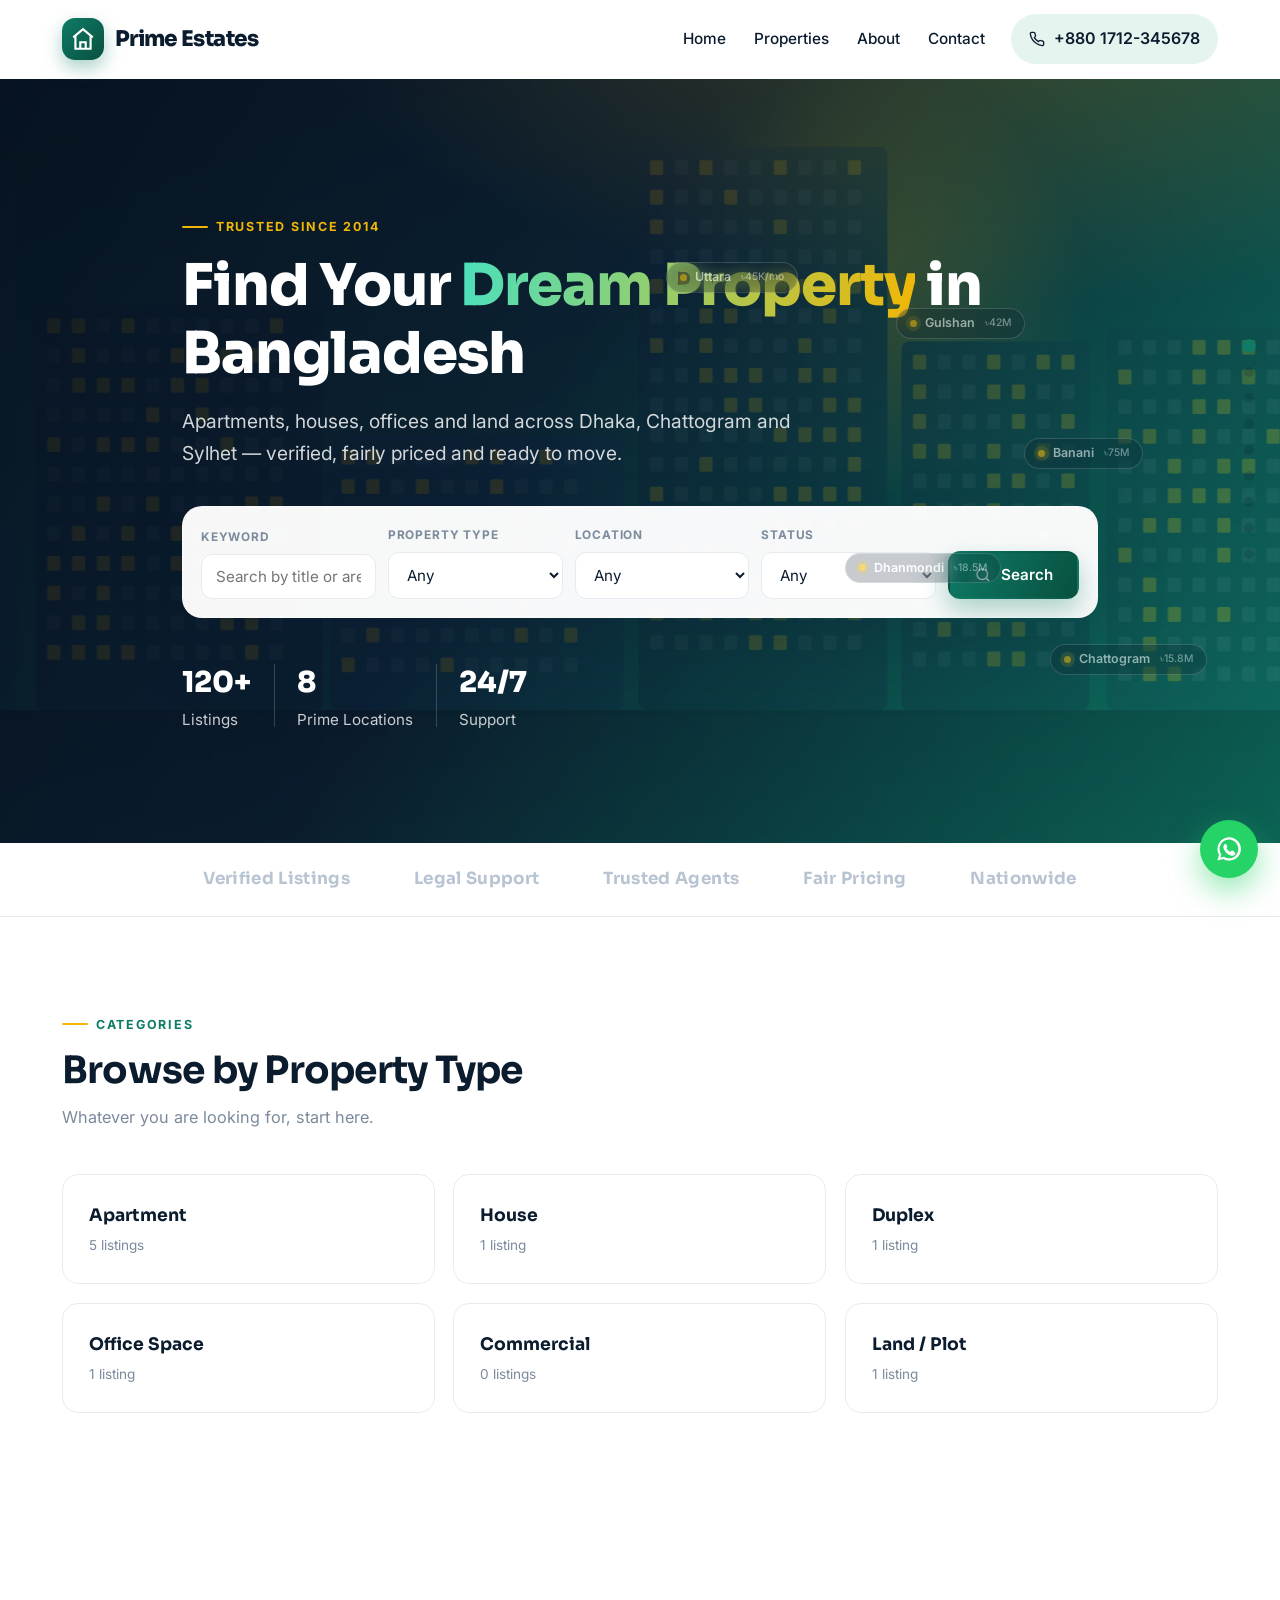
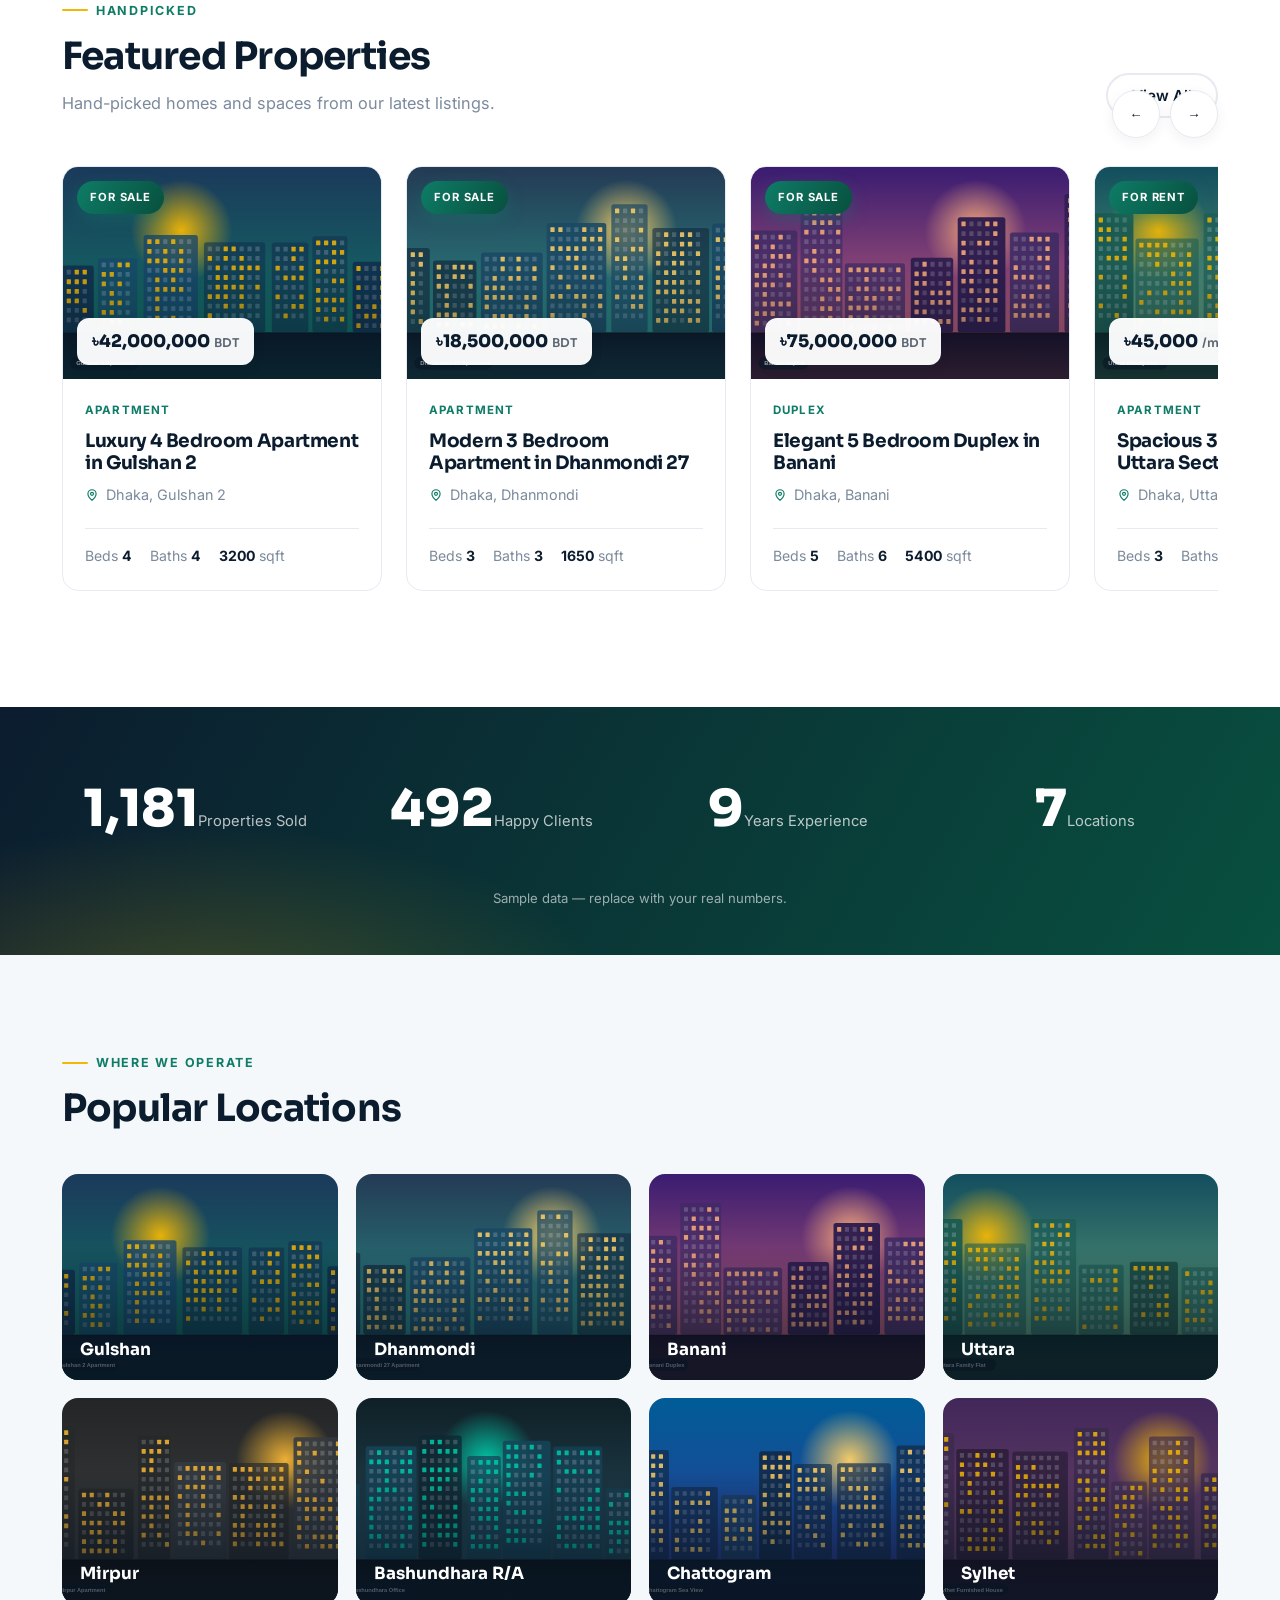
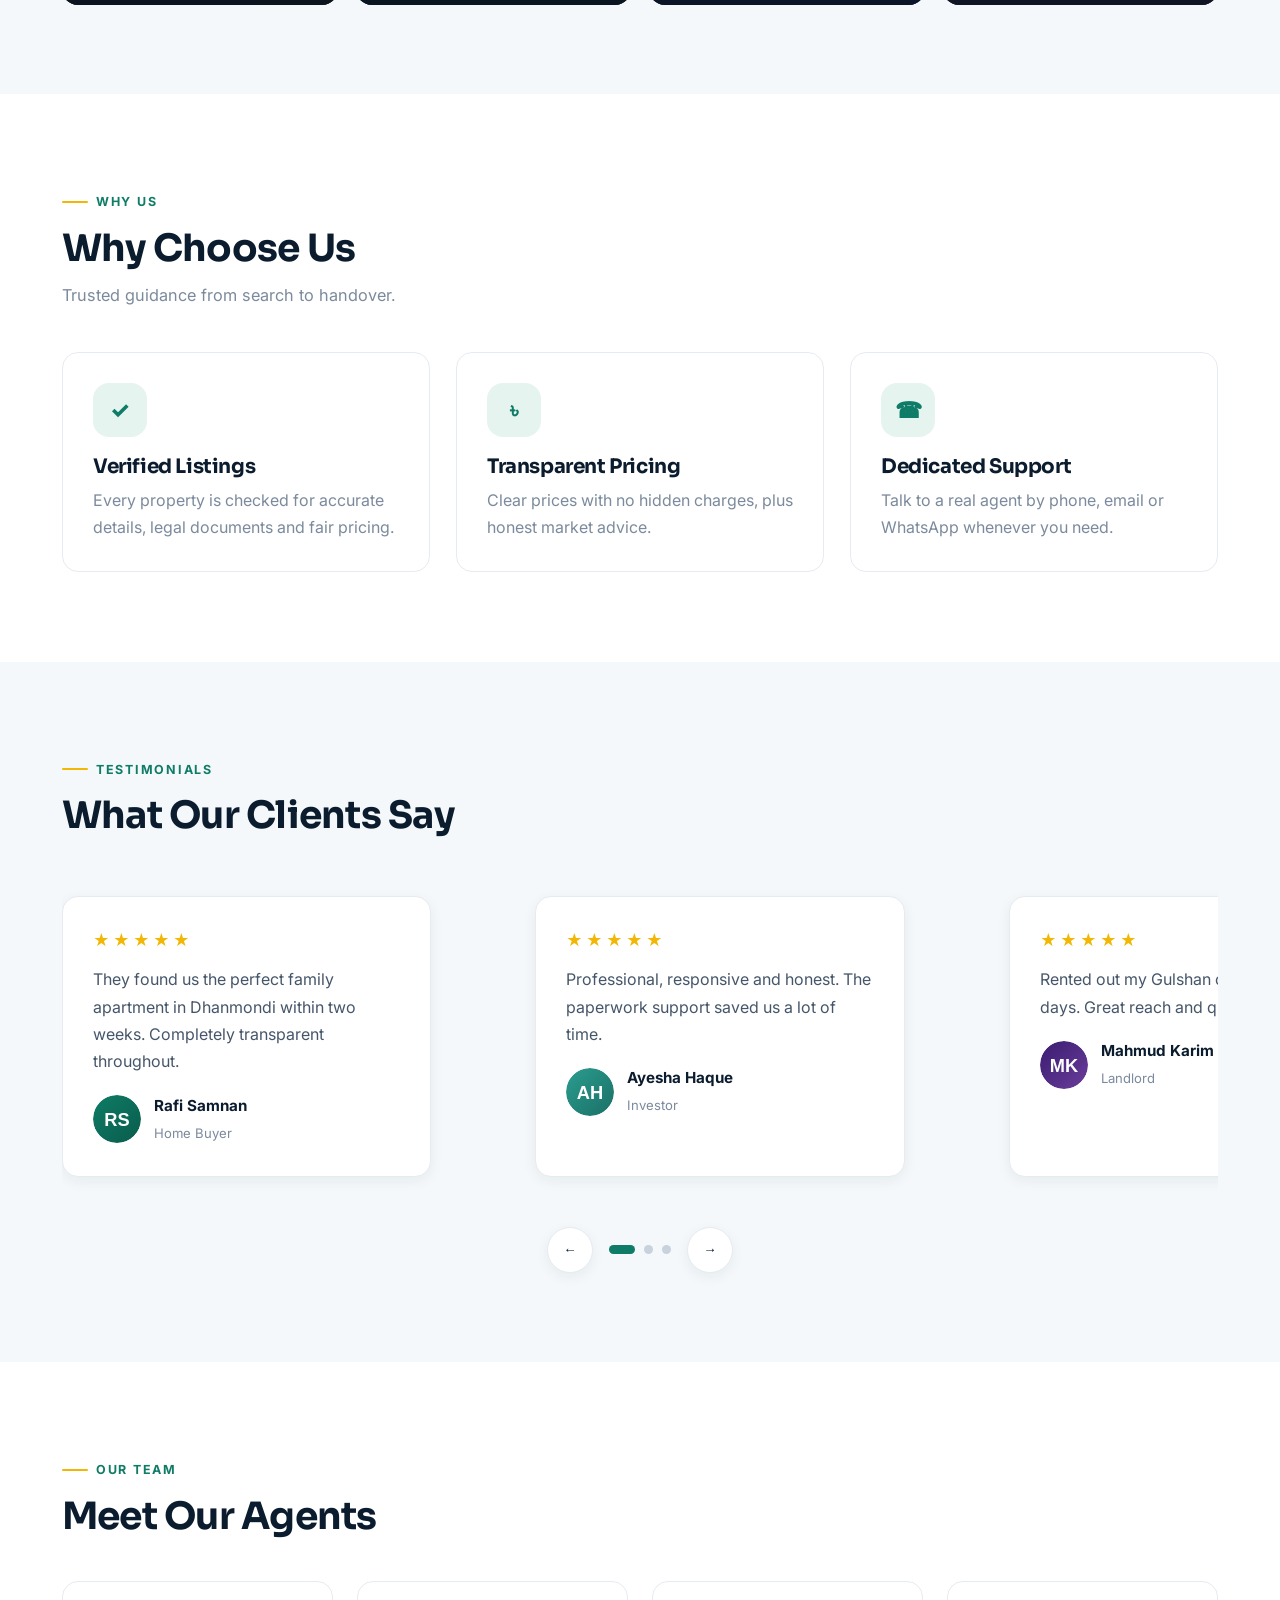
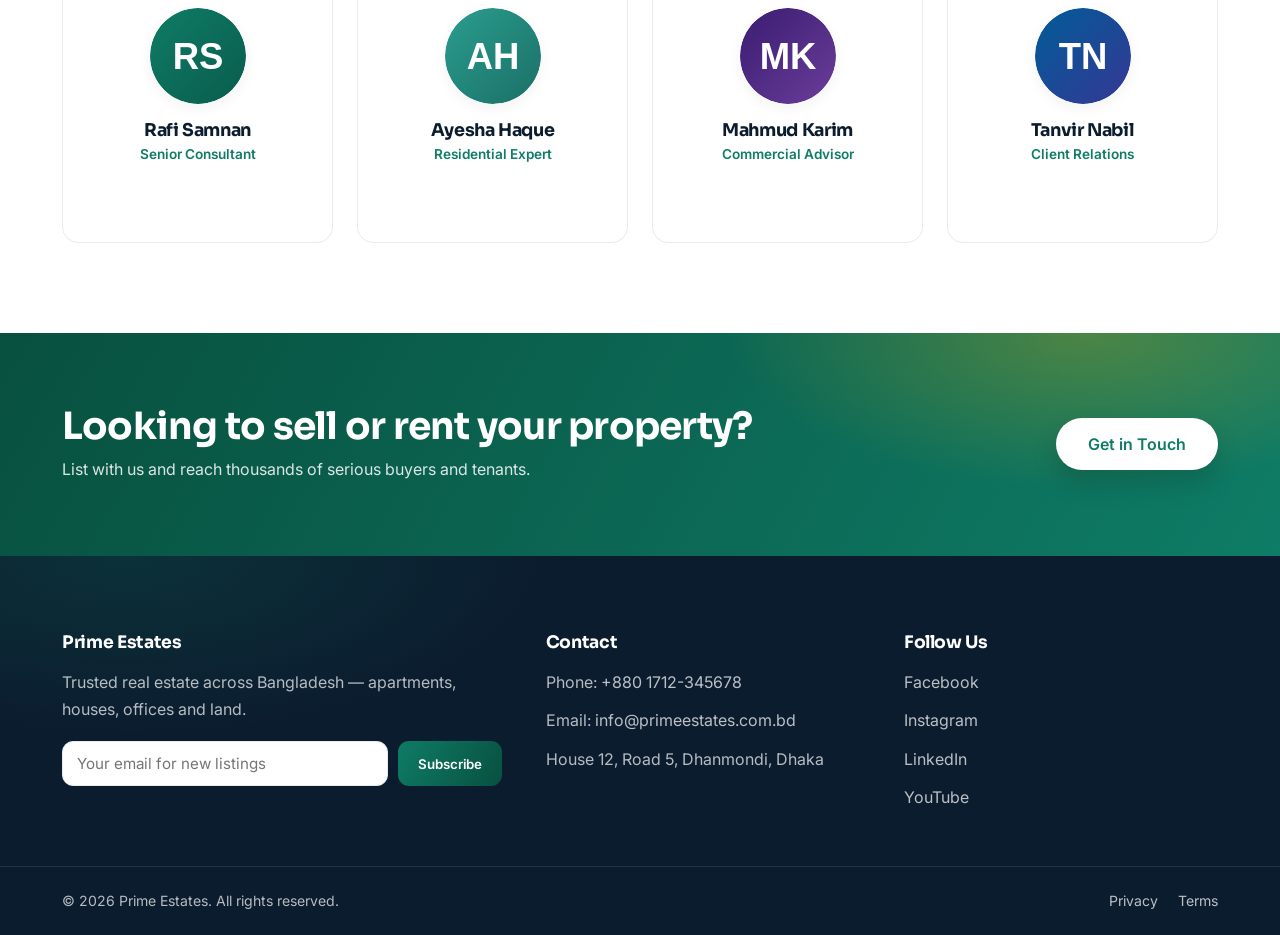
<file: preview/index.html>
<!doctype html>
<html lang="en">
<head>
<meta charset="utf-8" />
<meta name="viewport" content="width=device-width, initial-scale=1" />
<title>Prime Estates — Find Your Dream Property in Bangladesh</title>
<link rel="preconnect" href="https://fonts.googleapis.com" />
<link rel="preconnect" href="https://fonts.gstatic.com" crossorigin />
<link rel="stylesheet" href="https://fonts.googleapis.com/css2?family=Inter:wght@400;500;600;700;800&family=Sora:wght@600;700;800&display=swap" />
<link rel="stylesheet" href="../estatepress/assets/css/main.css" />
</head>
<body>

<div class="ep-scroll-progress" aria-hidden="true"></div>

<header class="ep-header">
	<div class="ep-container ep-header-inner">
		<div class="ep-brand">
			<a class="ep-site-title" href="index.html">
				<span class="ep-logo-mark"><svg viewBox="0 0 24 24" width="26" height="26" fill="none" stroke="currentColor" stroke-width="2"><path d="M3 10.5 12 3l9 7.5"/><path d="M5 9.5V21h14V9.5"/><path d="M9.5 21v-6h5v6"/></svg></span>
				Prime Estates
			</a>
		</div>
		<button class="ep-menu-toggle" aria-expanded="false" aria-controls="ep-primary-nav"><span></span><span></span><span></span></button>
		<nav id="ep-primary-nav" class="ep-nav">
			<ul class="ep-menu">
				<li><a href="index.html">Home</a></li>
				<li><a href="listings.html">Properties</a></li>
				<li><a href="about.html">About</a></li>
				<li><a href="contact.html">Contact</a></li>
			</ul>
			<div class="ep-nav-cta"><a class="ep-nav-phone" href="tel:+8801712345678"><svg viewBox="0 0 24 24" width="16" height="16" fill="none" stroke="currentColor" stroke-width="2"><path d="M22 16.9v3a2 2 0 0 1-2.2 2 19.8 19.8 0 0 1-8.6-3.1 19.5 19.5 0 0 1-6-6A19.8 19.8 0 0 1 2 4.2 2 2 0 0 1 4 2h3a2 2 0 0 1 2 1.7c.1 1 .4 1.9.7 2.8a2 2 0 0 1-.5 2.1L8.1 9.9a16 16 0 0 0 6 6l1.3-1.1a2 2 0 0 1 2.1-.5c.9.3 1.8.6 2.8.7a2 2 0 0 1 1.7 2z"/></svg> +880 1712-345678</a></div>
		</nav>
	</div>
</header>

<div class="ep-site-content">

<section id="hero" class="ep-hero" data-nav="Home">
	<div class="ep-hero-media" style="background-image:url('../estatepress/assets/images/demo/hero.svg')"></div>
	<div class="ep-hero-overlay"></div>
	<div class="ep-hero-spotlight" aria-hidden="true"></div>
	<div class="ep-hero-pins">
		<a class="ep-pin" href="listings.html" style="top:30%;left:70%">Gulshan <small>৳42M</small></a>
		<a class="ep-pin" href="listings.html" style="top:47%;left:80%">Banani <small>৳75M</small></a>
		<a class="ep-pin" href="listings.html" style="top:24%;left:52%">Uttara <small>৳45K/mo</small></a>
		<a class="ep-pin" href="listings.html" style="top:62%;left:66%">Dhanmondi <small>৳18.5M</small></a>
		<a class="ep-pin" href="listings.html" style="top:74%;left:82%">Chattogram <small>৳15.8M</small></a>
	</div>
	<div class="ep-container ep-hero-inner">
		<span class="ep-eyebrow" style="color:#f2b705">Trusted since 2014</span>
		<h1 class="ep-hero-title" data-reveal>Find Your <span class="ep-gradient-text">Dream Property</span> in Bangladesh</h1>
		<p class="ep-hero-subtitle" data-reveal data-delay="1">Apartments, houses, offices and land across Dhaka, Chattogram and Sylhet — verified, fairly priced and ready to move.</p>

		<form class="ep-search" onsubmit="return false" data-reveal data-delay="2">
			<div class="ep-search-row">
				<label class="ep-field ep-field-grow"><span class="ep-field-label">Keyword</span><input type="text" placeholder="Search by title or area…" /></label>
				<label class="ep-field"><span class="ep-field-label">Property Type</span><select><option>Any</option><option>Apartment</option><option>House</option><option>Duplex</option><option>Office Space</option><option>Land / Plot</option></select></label>
				<label class="ep-field"><span class="ep-field-label">Location</span><select><option>Any</option><option>Gulshan</option><option>Dhanmondi</option><option>Banani</option><option>Uttara</option><option>Mirpur</option><option>Bashundhara R/A</option><option>Chattogram</option><option>Sylhet</option></select></label>
				<label class="ep-field"><span class="ep-field-label">Status</span><select><option>Any</option><option>For Sale</option><option>For Rent</option></select></label>
				<button type="submit" class="ep-btn ep-btn-primary ep-search-btn" data-magnetic><svg viewBox="0 0 24 24" width="18" height="18" fill="none" stroke="currentColor" stroke-width="2"><circle cx="11" cy="11" r="7"/><path d="m20 20-3.5-3.5"/></svg> Search</button>
			</div>
		</form>

		<ul class="ep-hero-stats" data-reveal data-delay="3">
			<li><strong>120+</strong> Listings</li>
			<li><strong>8</strong> Prime Locations</li>
			<li><strong>24/7</strong> Support</li>
		</ul>
	</div>
</section>

<div class="ep-trustbar">
	<div class="ep-container ep-trustbar-inner">
		<span>Verified Listings</span><span>Legal Support</span><span>Trusted Agents</span><span>Fair Pricing</span><span>Nationwide</span>
	</div>
</div>

<section id="types" class="ep-section ep-types" data-nav="Types">
	<div class="ep-container">
		<header class="ep-section-head" data-reveal>
			<span class="ep-eyebrow">Categories</span>
			<h2>Browse by Property Type</h2>
			<p>Whatever you are looking for, start here.</p>
		</header>
		<div class="ep-type-grid">
			<a class="ep-type-card" href="listings.html" data-reveal><span class="ep-type-name">Apartment</span><span class="ep-type-count">5 listings</span></a>
			<a class="ep-type-card" href="listings.html" data-reveal data-delay="1"><span class="ep-type-name">House</span><span class="ep-type-count">1 listing</span></a>
			<a class="ep-type-card" href="listings.html" data-reveal data-delay="2"><span class="ep-type-name">Duplex</span><span class="ep-type-count">1 listing</span></a>
			<a class="ep-type-card" href="listings.html" data-reveal><span class="ep-type-name">Office Space</span><span class="ep-type-count">1 listing</span></a>
			<a class="ep-type-card" href="listings.html" data-reveal data-delay="1"><span class="ep-type-name">Commercial</span><span class="ep-type-count">0 listings</span></a>
			<a class="ep-type-card" href="listings.html" data-reveal data-delay="2"><span class="ep-type-name">Land / Plot</span><span class="ep-type-count">1 listing</span></a>
		</div>
	</div>
</section>

<section id="featured" class="ep-section ep-featured" data-nav="Featured">
	<div class="ep-container">
		<header class="ep-section-head ep-section-head-row" data-reveal>
			<div><span class="ep-eyebrow">Handpicked</span><h2>Featured Properties</h2><p>Hand-picked homes and spaces from our latest listings.</p></div>
			<a class="ep-btn ep-btn-outline" href="listings.html">View All</a>
		</header>

		<div class="ep-carousel-wrap" data-carousel>
			<div class="ep-carousel-nav">
				<button type="button" class="ep-carousel-btn" data-carousel-prev aria-label="Previous">&larr;</button>
				<button type="button" class="ep-carousel-btn" data-carousel-next aria-label="Next">&rarr;</button>
			</div>
			<div class="ep-carousel">

				<article class="ep-card">
					<a class="ep-card-media" href="property.html"><img src="../estatepress/assets/images/demo/prop-1.svg" alt="Gulshan apartment" /><span class="ep-badge">For Sale</span><span class="ep-card-price">৳42,000,000<small>BDT</small></span></a>
					<div class="ep-card-body"><span class="ep-card-type">Apartment</span><h3 class="ep-card-title"><a href="property.html">Luxury 4 Bedroom Apartment in Gulshan 2</a></h3><p class="ep-card-location"><svg viewBox="0 0 24 24" width="14" height="14" fill="none" stroke="currentColor" stroke-width="2"><path d="M12 21s-7-5.2-7-11a7 7 0 1 1 14 0c0 5.8-7 11-7 11z"/><circle cx="12" cy="10" r="2.5"/></svg> Dhaka, Gulshan 2</p><ul class="ep-card-meta"><li>Beds <strong>4</strong></li><li>Baths <strong>4</strong></li><li><strong>3200</strong> sqft</li></ul></div>
				</article>

				<article class="ep-card">
					<a class="ep-card-media" href="property.html"><img src="../estatepress/assets/images/demo/prop-2.svg" alt="Dhanmondi apartment" /><span class="ep-badge">For Sale</span><span class="ep-card-price">৳18,500,000<small>BDT</small></span></a>
					<div class="ep-card-body"><span class="ep-card-type">Apartment</span><h3 class="ep-card-title"><a href="property.html">Modern 3 Bedroom Apartment in Dhanmondi 27</a></h3><p class="ep-card-location"><svg viewBox="0 0 24 24" width="14" height="14" fill="none" stroke="currentColor" stroke-width="2"><path d="M12 21s-7-5.2-7-11a7 7 0 1 1 14 0c0 5.8-7 11-7 11z"/><circle cx="12" cy="10" r="2.5"/></svg> Dhaka, Dhanmondi</p><ul class="ep-card-meta"><li>Beds <strong>3</strong></li><li>Baths <strong>3</strong></li><li><strong>1650</strong> sqft</li></ul></div>
				</article>

				<article class="ep-card">
					<a class="ep-card-media" href="property.html"><img src="../estatepress/assets/images/demo/prop-3.svg" alt="Banani duplex" /><span class="ep-badge">For Sale</span><span class="ep-card-price">৳75,000,000<small>BDT</small></span></a>
					<div class="ep-card-body"><span class="ep-card-type">Duplex</span><h3 class="ep-card-title"><a href="property.html">Elegant 5 Bedroom Duplex in Banani</a></h3><p class="ep-card-location"><svg viewBox="0 0 24 24" width="14" height="14" fill="none" stroke="currentColor" stroke-width="2"><path d="M12 21s-7-5.2-7-11a7 7 0 1 1 14 0c0 5.8-7 11-7 11z"/><circle cx="12" cy="10" r="2.5"/></svg> Dhaka, Banani</p><ul class="ep-card-meta"><li>Beds <strong>5</strong></li><li>Baths <strong>6</strong></li><li><strong>5400</strong> sqft</li></ul></div>
				</article>

				<article class="ep-card">
					<a class="ep-card-media" href="property.html"><img src="../estatepress/assets/images/demo/prop-4.svg" alt="Uttara flat" /><span class="ep-badge">For Rent</span><span class="ep-card-price">৳45,000<small>/month</small></span></a>
					<div class="ep-card-body"><span class="ep-card-type">Apartment</span><h3 class="ep-card-title"><a href="property.html">Spacious 3 Bedroom Flat in Uttara Sector 7</a></h3><p class="ep-card-location"><svg viewBox="0 0 24 24" width="14" height="14" fill="none" stroke="currentColor" stroke-width="2"><path d="M12 21s-7-5.2-7-11a7 7 0 1 1 14 0c0 5.8-7 11-7 11z"/><circle cx="12" cy="10" r="2.5"/></svg> Dhaka, Uttara</p><ul class="ep-card-meta"><li>Beds <strong>3</strong></li><li>Baths <strong>3</strong></li><li><strong>1500</strong> sqft</li></ul></div>
				</article>

				<article class="ep-card">
					<a class="ep-card-media" href="property.html"><img src="../estatepress/assets/images/demo/prop-6.svg" alt="Bashundhara office" /><span class="ep-badge">For Rent</span><span class="ep-card-price">৳180,000<small>/month</small></span></a>
					<div class="ep-card-body"><span class="ep-card-type">Office Space</span><h3 class="ep-card-title"><a href="property.html">Premium Office Space in Bashundhara R/A</a></h3><p class="ep-card-location"><svg viewBox="0 0 24 24" width="14" height="14" fill="none" stroke="currentColor" stroke-width="2"><path d="M12 21s-7-5.2-7-11a7 7 0 1 1 14 0c0 5.8-7 11-7 11z"/><circle cx="12" cy="10" r="2.5"/></svg> Dhaka, Bashundhara R/A</p><ul class="ep-card-meta"><li>Baths <strong>2</strong></li><li>Parking <strong>4</strong></li><li><strong>2800</strong> sqft</li></ul></div>
				</article>

				<article class="ep-card">
					<a class="ep-card-media" href="property.html"><img src="../estatepress/assets/images/demo/prop-8.svg" alt="Chattogram sea view" /><span class="ep-badge">For Sale</span><span class="ep-card-price">৳15,800,000<small>BDT</small></span></a>
					<div class="ep-card-body"><span class="ep-card-type">Apartment</span><h3 class="ep-card-title"><a href="property.html">Sea-View 3 Bedroom Apartment in Chattogram</a></h3><p class="ep-card-location"><svg viewBox="0 0 24 24" width="14" height="14" fill="none" stroke="currentColor" stroke-width="2"><path d="M12 21s-7-5.2-7-11a7 7 0 1 1 14 0c0 5.8-7 11-7 11z"/><circle cx="12" cy="10" r="2.5"/></svg> Chattogram, Patenga</p><ul class="ep-card-meta"><li>Beds <strong>3</strong></li><li>Baths <strong>3</strong></li><li><strong>1750</strong> sqft</li></ul></div>
				</article>

			</div>
		</div>
	</div>
</section>

<section id="stats" class="ep-stats-band" data-nav="Numbers">
	<div class="ep-container">
		<div class="ep-countup-grid">
			<div class="ep-countup"><strong data-count="1200">0</strong><span>Properties Sold</span><span class="ep-countup-hint">Total successful sales to date</span></div>
			<div class="ep-countup"><strong data-count="500">0</strong><span>Happy Clients</span><span class="ep-countup-hint">Buyers, sellers and tenants served</span></div>
			<div class="ep-countup"><strong data-count="10">0</strong><span>Years Experience</span><span class="ep-countup-hint">Active in the Bangladesh market</span></div>
			<div class="ep-countup"><strong data-count="8">0</strong><span>Locations</span><span class="ep-countup-hint">Cities and neighbourhoods covered</span></div>
		</div>
		<p class="ep-stats-note">Sample data — replace with your real numbers.</p>
	</div>
</section>

<section id="locations" class="ep-section ep-bg-alt" data-nav="Locations">
	<div class="ep-container">
		<header class="ep-section-head" data-reveal><span class="ep-eyebrow">Where we operate</span><h2>Popular Locations</h2></header>
		<div class="ep-locations">
			<a class="ep-location" href="listings.html" data-reveal><img src="../estatepress/assets/images/demo/prop-1.svg" alt="Gulshan" /><span class="ep-location-name">Gulshan</span><span class="ep-location-meta">12 listings <em>Explore &rarr;</em></span></a>
			<a class="ep-location" href="listings.html" data-reveal data-delay="1"><img src="../estatepress/assets/images/demo/prop-2.svg" alt="Dhanmondi" /><span class="ep-location-name">Dhanmondi</span><span class="ep-location-meta">9 listings <em>Explore &rarr;</em></span></a>
			<a class="ep-location" href="listings.html" data-reveal data-delay="2"><img src="../estatepress/assets/images/demo/prop-3.svg" alt="Banani" /><span class="ep-location-name">Banani</span><span class="ep-location-meta">7 listings <em>Explore &rarr;</em></span></a>
			<a class="ep-location" href="listings.html" data-reveal data-delay="3"><img src="../estatepress/assets/images/demo/prop-4.svg" alt="Uttara" /><span class="ep-location-name">Uttara</span><span class="ep-location-meta">11 listings <em>Explore &rarr;</em></span></a>
			<a class="ep-location" href="listings.html" data-reveal><img src="../estatepress/assets/images/demo/prop-5.svg" alt="Mirpur" /><span class="ep-location-name">Mirpur</span><span class="ep-location-meta">6 listings <em>Explore &rarr;</em></span></a>
			<a class="ep-location" href="listings.html" data-reveal data-delay="1"><img src="../estatepress/assets/images/demo/prop-6.svg" alt="Bashundhara" /><span class="ep-location-name">Bashundhara R/A</span><span class="ep-location-meta">5 listings <em>Explore &rarr;</em></span></a>
			<a class="ep-location" href="listings.html" data-reveal data-delay="2"><img src="../estatepress/assets/images/demo/prop-8.svg" alt="Chattogram" /><span class="ep-location-name">Chattogram</span><span class="ep-location-meta">8 listings <em>Explore &rarr;</em></span></a>
			<a class="ep-location" href="listings.html" data-reveal data-delay="3"><img src="../estatepress/assets/images/demo/prop-9.svg" alt="Sylhet" /><span class="ep-location-name">Sylhet</span><span class="ep-location-meta">4 listings <em>Explore &rarr;</em></span></a>
		</div>
	</div>
</section>

<section id="why" class="ep-section ep-why" data-nav="Why Us">
	<div class="ep-container">
		<header class="ep-section-head" data-reveal><span class="ep-eyebrow">Why us</span><h2>Why Choose Us</h2><p>Trusted guidance from search to handover.</p></header>
		<div class="ep-grid ep-grid-3">
			<div class="ep-why-card" data-reveal><span class="ep-why-icon">✓</span><h3>Verified Listings</h3><p>Every property is checked for accurate details, legal documents and fair pricing.</p></div>
			<div class="ep-why-card" data-reveal data-delay="1"><span class="ep-why-icon">৳</span><h3>Transparent Pricing</h3><p>Clear prices with no hidden charges, plus honest market advice.</p></div>
			<div class="ep-why-card" data-reveal data-delay="2"><span class="ep-why-icon">☎</span><h3>Dedicated Support</h3><p>Talk to a real agent by phone, email or WhatsApp whenever you need.</p></div>
		</div>
	</div>
</section>

<section id="testimonials" class="ep-section ep-testimonials" data-nav="Reviews">
	<div class="ep-container">
		<header class="ep-section-head" data-reveal><span class="ep-eyebrow">Testimonials</span><h2>What Our Clients Say</h2></header>
		<div class="ep-slider" data-slider data-autoplay="7000" aria-roledescription="carousel" aria-label="Client testimonials">
			<div class="ep-slider-viewport">
				<div class="ep-slider-track" data-slider-track>
					<blockquote class="ep-testimonial ep-slide" data-reveal role="group" aria-roledescription="slide" aria-label="Testimonial 1 of 3"><div class="ep-stars" aria-hidden="true">★★★★★</div><p>They found us the perfect family apartment in Dhanmondi within two weeks. Completely transparent throughout.</p><div class="ep-testimonial-author"><img src="../estatepress/assets/images/demo/avatar-1.svg" alt="" width="48" height="48" loading="lazy" decoding="async" /><div><strong>Rafi Samnan</strong><span>Home Buyer</span></div></div></blockquote>
					<blockquote class="ep-testimonial ep-slide" data-reveal data-delay="1" role="group" aria-roledescription="slide" aria-label="Testimonial 2 of 3"><div class="ep-stars" aria-hidden="true">★★★★★</div><p>Professional, responsive and honest. The paperwork support saved us a lot of time.</p><div class="ep-testimonial-author"><img src="../estatepress/assets/images/demo/avatar-2.svg" alt="" width="48" height="48" loading="lazy" decoding="async" /><div><strong>Ayesha Haque</strong><span>Investor</span></div></div></blockquote>
					<blockquote class="ep-testimonial ep-slide" data-reveal data-delay="2" role="group" aria-roledescription="slide" aria-label="Testimonial 3 of 3"><div class="ep-stars" aria-hidden="true">★★★★★</div><p>Rented out my Gulshan office within days. Great reach and quality leads.</p><div class="ep-testimonial-author"><img src="../estatepress/assets/images/demo/avatar-3.svg" alt="" width="48" height="48" loading="lazy" decoding="async" /><div><strong>Mahmud Karim</strong><span>Landlord</span></div></div></blockquote>
				</div>
			</div>
			<div class="ep-slider-controls">
				<button type="button" class="ep-slider-btn" data-slider-prev aria-label="Previous testimonial">&larr;</button>
				<div class="ep-slider-dots" data-slider-dots role="tablist" aria-label="Choose testimonial"></div>
				<button type="button" class="ep-slider-btn" data-slider-next aria-label="Next testimonial">&rarr;</button>
			</div>
		</div>
	</div>
</section>

<section id="agents" class="ep-section" data-nav="Agents">
	<div class="ep-container">
		<header class="ep-section-head" data-reveal><span class="ep-eyebrow">Our team</span><h2>Meet Our Agents</h2></header>
		<div class="ep-agent-grid">
			<div class="ep-agent" data-reveal><img src="../estatepress/assets/images/demo/avatar-1.svg" alt="" width="96" height="96" /><h3>Rafi Samnan</h3><p>Senior Consultant</p><a class="ep-agent-contact" href="contact.html">Get in touch &rarr;</a></div>
			<div class="ep-agent" data-reveal data-delay="1"><img src="../estatepress/assets/images/demo/avatar-2.svg" alt="" width="96" height="96" /><h3>Ayesha Haque</h3><p>Residential Expert</p><a class="ep-agent-contact" href="contact.html">Get in touch &rarr;</a></div>
			<div class="ep-agent" data-reveal data-delay="2"><img src="../estatepress/assets/images/demo/avatar-3.svg" alt="" width="96" height="96" /><h3>Mahmud Karim</h3><p>Commercial Advisor</p><a class="ep-agent-contact" href="contact.html">Get in touch &rarr;</a></div>
			<div class="ep-agent" data-reveal data-delay="3"><img src="../estatepress/assets/images/demo/avatar-4.svg" alt="" width="96" height="96" /><h3>Tanvir Nabil</h3><p>Client Relations</p><a class="ep-agent-contact" href="contact.html">Get in touch &rarr;</a></div>
		</div>
	</div>
</section>

<section id="contact-cta" class="ep-cta" data-nav="Contact">
	<div class="ep-cta-spotlight" aria-hidden="true"></div>
	<div class="ep-container ep-cta-inner">
		<div><h2>Looking to sell or rent your property?</h2><p>List with us and reach thousands of serious buyers and tenants.</p></div>
		<a class="ep-btn ep-btn-light ep-btn-lg" href="contact.html" data-magnetic>Get in Touch</a>
	</div>
</section>

</div>

<footer class="ep-footer">
	<div class="ep-container ep-footer-widgets">
		<div class="ep-footer-col">
			<h3 class="widget-title">Prime Estates</h3>
			<p>Trusted real estate across Bangladesh — apartments, houses, offices and land.</p>
			<form class="ep-newsletter" onsubmit="return false"><input type="email" placeholder="Your email for new listings" /><button type="submit">Subscribe</button></form>
		</div>
		<div class="ep-footer-col"><h3 class="widget-title">Contact</h3><ul class="ep-footer-contact"><li>Phone: <a href="tel:+8801712345678">+880 1712-345678</a></li><li>Email: <a href="mailto:info@primeestates.com.bd">info@primeestates.com.bd</a></li><li>House 12, Road 5, Dhanmondi, Dhaka</li></ul></div>
		<div class="ep-footer-col"><h3 class="widget-title">Follow Us</h3><ul class="ep-social"><li><a href="#">Facebook</a></li><li><a href="#">Instagram</a></li><li><a href="#">LinkedIn</a></li><li><a href="#">YouTube</a></li></ul></div>
	</div>
	<div class="ep-footer-bottom"><div class="ep-container"><p>© 2026 Prime Estates. All rights reserved.</p><ul class="ep-footer-menu"><li><a href="#">Privacy</a></li><li><a href="#">Terms</a></li></ul></div></div>
</footer>

<a class="ep-whatsapp-float" href="https://wa.me/8801712345678" target="_blank" rel="noopener" aria-label="Chat on WhatsApp"><svg viewBox="0 0 24 24" width="28" height="28" fill="currentColor"><path d="M12 2a10 10 0 0 0-8.6 15l-1.3 4.8 4.9-1.3A10 10 0 1 0 12 2zm0 18a8 8 0 0 1-4.1-1.1l-.3-.2-2.9.8.8-2.8-.2-.3A8 8 0 1 1 12 20zm4.4-6c-.2-.1-1.4-.7-1.6-.8-.2-.1-.4-.1-.5.1l-.7.9c-.1.2-.3.2-.5.1a6.5 6.5 0 0 1-3.2-2.8c-.1-.2 0-.4.1-.5l.5-.6c.1-.2.1-.3 0-.5l-.8-1.9c-.1-.3-.3-.3-.5-.3h-.5c-.2 0-.5.1-.7.4-.2.3-.8 1-.8 2.3s.9 2.6 1 2.8c.1.2 1.8 2.9 4.4 4 .6.3 1.1.4 1.5.5.6.1 1.2.1 1.6 0 .5-.1 1.4-.6 1.6-1.1.2-.5.2-1 .1-1.1-.1-.1-.2-.2-.4-.3z"/></svg></a>
<button type="button" class="ep-backtop" aria-label="Back to top"><svg viewBox="0 0 24 24" width="20" height="20" fill="none" stroke="currentColor" stroke-width="2"><path d="m6 15 6-6 6 6"/></svg></button>

<nav class="ep-dotnav" aria-label="Page sections"></nav>
<script src="../estatepress/assets/js/main.js"></script>
<script src="../estatepress/assets/js/interactions.js"></script>
</body>
</html>
</file>
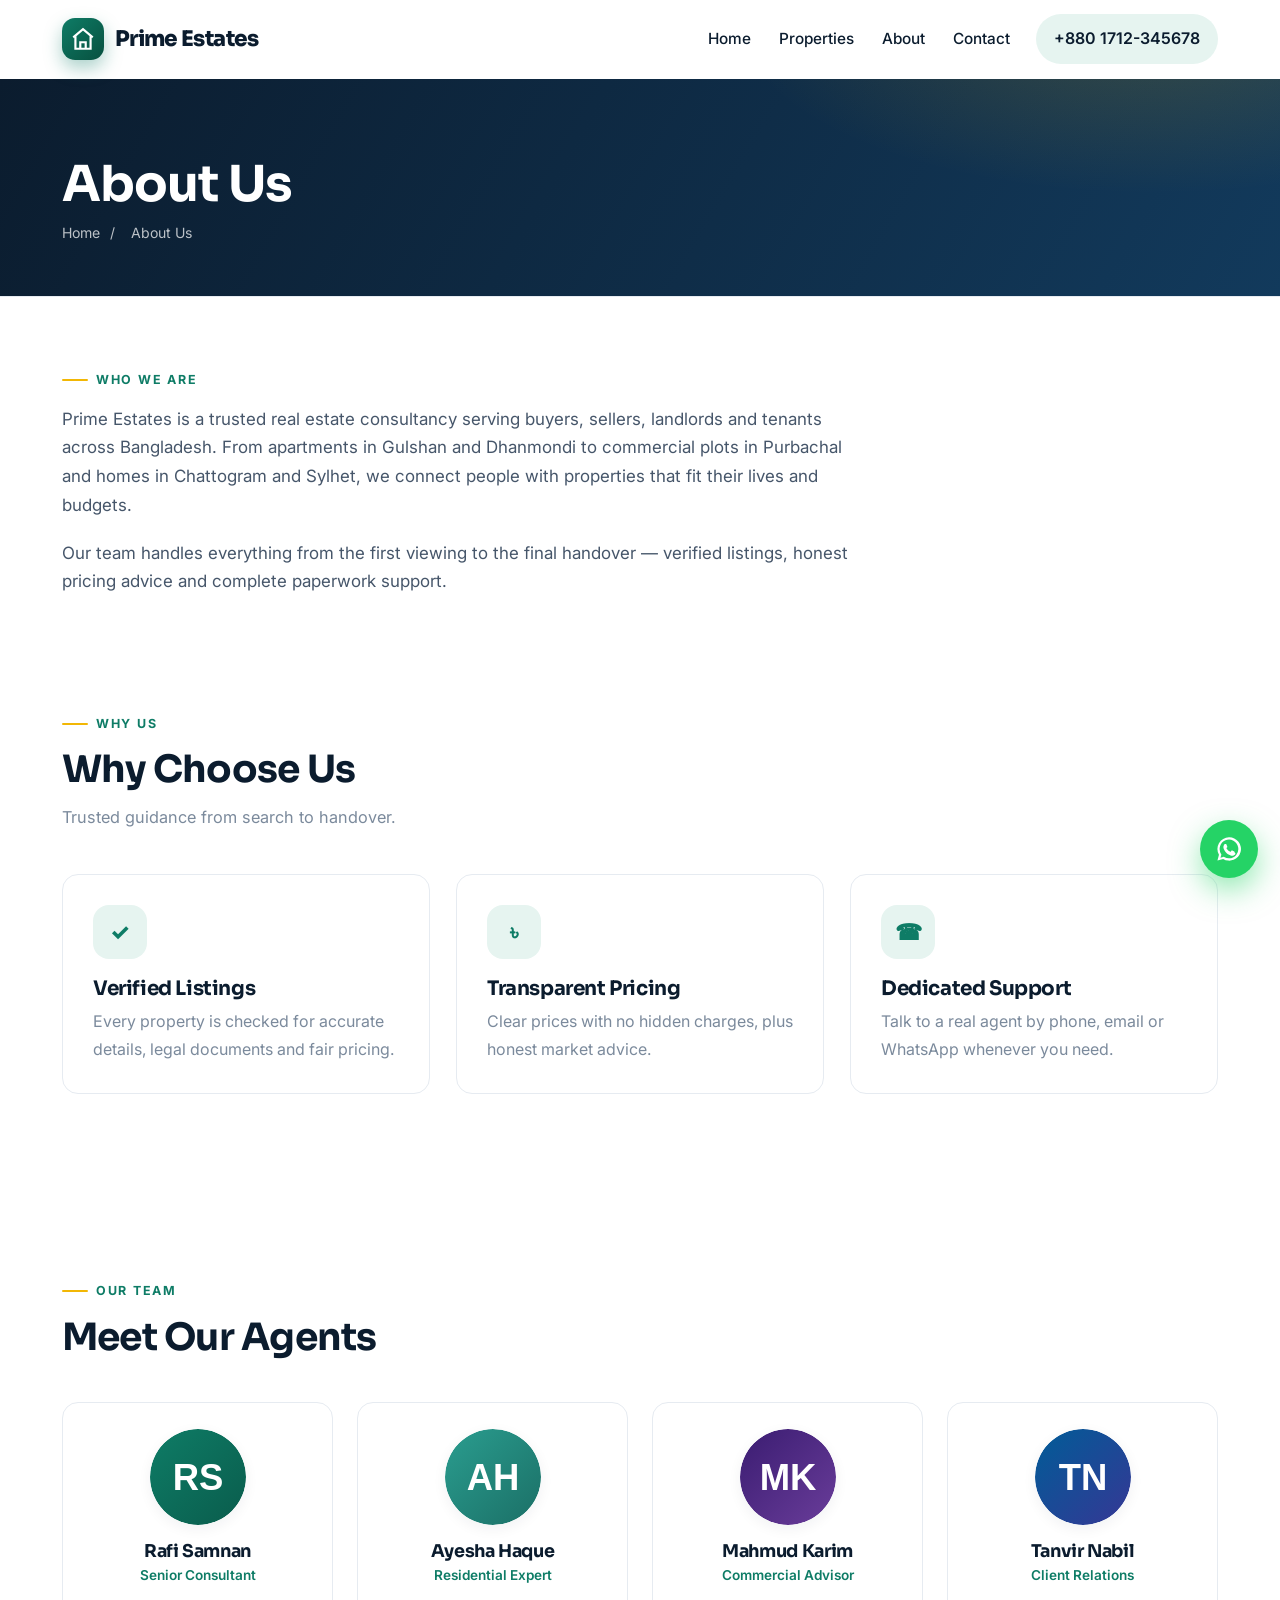
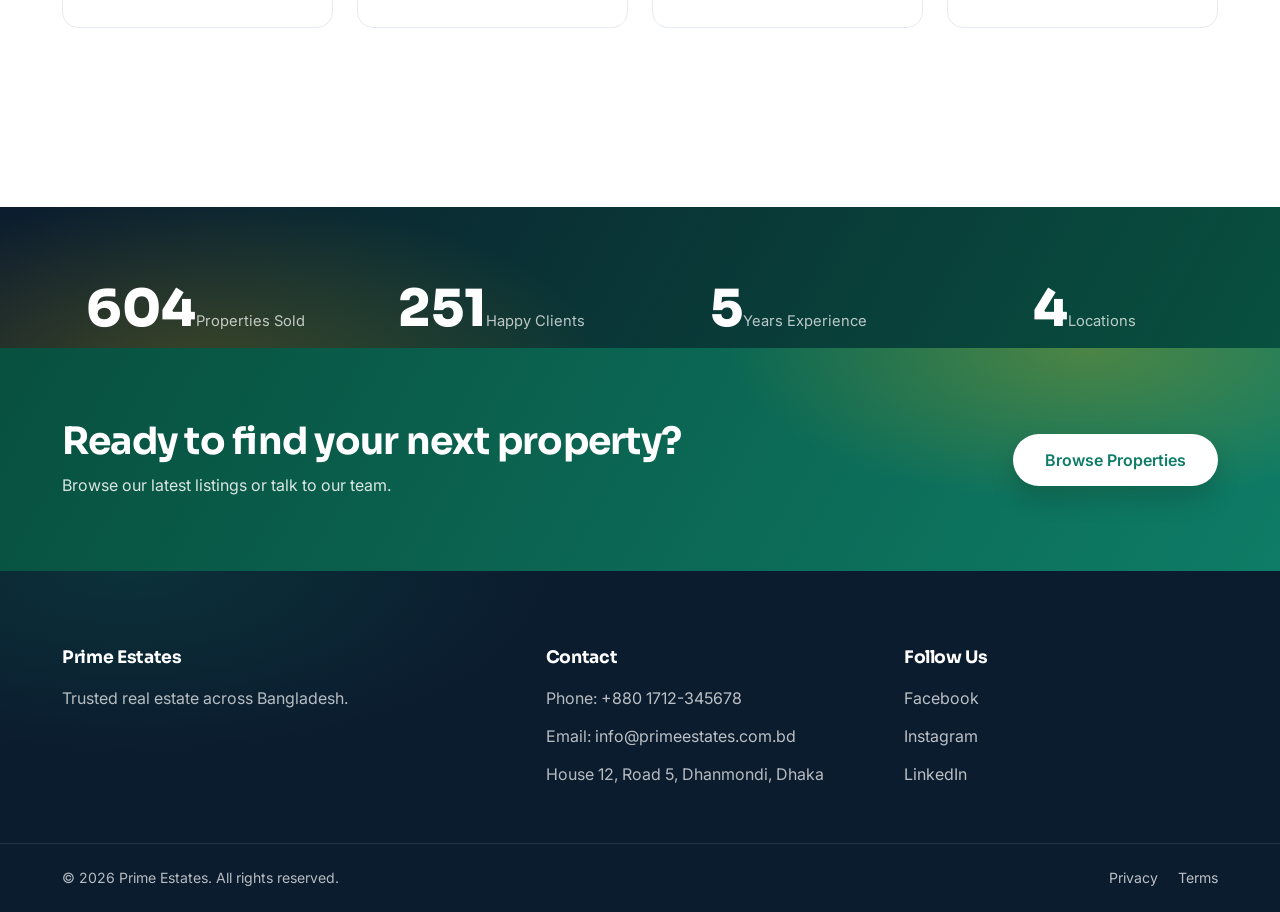
<file: preview/about.html>
<!doctype html>
<html lang="en">
<head>
<meta charset="utf-8" />
<meta name="viewport" content="width=device-width, initial-scale=1" />
<title>About Us — Prime Estates</title>
<link rel="preconnect" href="https://fonts.googleapis.com" />
<link rel="preconnect" href="https://fonts.gstatic.com" crossorigin />
<link rel="stylesheet" href="https://fonts.googleapis.com/css2?family=Inter:wght@400;500;600;700;800&family=Sora:wght@600;700;800&display=swap" />
<link rel="stylesheet" href="../estatepress/assets/css/main.css" />
</head>
<body>


<div class="ep-scroll-progress" aria-hidden="true"></div>
<header class="ep-header">
	<div class="ep-container ep-header-inner">
		<div class="ep-brand"><a class="ep-site-title" href="index.html"><span class="ep-logo-mark"><svg viewBox="0 0 24 24" width="26" height="26" fill="none" stroke="currentColor" stroke-width="2"><path d="M3 10.5 12 3l9 7.5"/><path d="M5 9.5V21h14V9.5"/><path d="M9.5 21v-6h5v6"/></svg></span> Prime Estates</a></div>
		<button class="ep-menu-toggle" aria-expanded="false" aria-controls="ep-primary-nav"><span></span><span></span><span></span></button>
		<nav id="ep-primary-nav" class="ep-nav">
			<ul class="ep-menu"><li><a href="index.html">Home</a></li><li><a href="listings.html">Properties</a></li><li><a href="about.html">About</a></li><li><a href="contact.html">Contact</a></li></ul>
			<div class="ep-nav-cta"><a class="ep-nav-phone" href="tel:+8801712345678">+880 1712-345678</a></div>
		</nav>
	</div>
</header>

<div class="ep-site-content">

<div class="ep-page-head">
	<div class="ep-container">
		<h1 class="ep-page-title">About Us</h1>
		<nav class="ep-breadcrumbs"><a href="index.html">Home</a> <span>/</span> <span>About Us</span></nav>
	</div>
</div>

<div class="ep-container ep-about">
	<div class="ep-entry-content ep-about-intro" data-reveal>
		<span class="ep-eyebrow">Who we are</span>
		<p>Prime Estates is a trusted real estate consultancy serving buyers, sellers, landlords and tenants across Bangladesh. From apartments in Gulshan and Dhanmondi to commercial plots in Purbachal and homes in Chattogram and Sylhet, we connect people with properties that fit their lives and budgets.</p>
		<p>Our team handles everything from the first viewing to the final handover — verified listings, honest pricing advice and complete paperwork support.</p>
	</div>

	<section class="ep-section ep-why">
		<header class="ep-section-head" data-reveal><span class="ep-eyebrow">Why us</span><h2>Why Choose Us</h2><p>Trusted guidance from search to handover.</p></header>
		<div class="ep-grid ep-grid-3">
			<div class="ep-why-card" data-reveal><span class="ep-why-icon">✓</span><h3>Verified Listings</h3><p>Every property is checked for accurate details, legal documents and fair pricing.</p></div>
			<div class="ep-why-card" data-reveal data-delay="1"><span class="ep-why-icon">৳</span><h3>Transparent Pricing</h3><p>Clear prices with no hidden charges, plus honest market advice.</p></div>
			<div class="ep-why-card" data-reveal data-delay="2"><span class="ep-why-icon">☎</span><h3>Dedicated Support</h3><p>Talk to a real agent by phone, email or WhatsApp whenever you need.</p></div>
		</div>
	</section>

	<section class="ep-section">
		<header class="ep-section-head" data-reveal><span class="ep-eyebrow">Our team</span><h2>Meet Our Agents</h2></header>
		<div class="ep-agent-grid">
			<div class="ep-agent" data-reveal><img src="../estatepress/assets/images/demo/avatar-1.svg" alt="" width="96" height="96" /><h3>Rafi Samnan</h3><p>Senior Consultant</p></div>
			<div class="ep-agent" data-reveal data-delay="1"><img src="../estatepress/assets/images/demo/avatar-2.svg" alt="" width="96" height="96" /><h3>Ayesha Haque</h3><p>Residential Expert</p></div>
			<div class="ep-agent" data-reveal data-delay="2"><img src="../estatepress/assets/images/demo/avatar-3.svg" alt="" width="96" height="96" /><h3>Mahmud Karim</h3><p>Commercial Advisor</p></div>
			<div class="ep-agent" data-reveal data-delay="3"><img src="../estatepress/assets/images/demo/avatar-4.svg" alt="" width="96" height="96" /><h3>Tanvir Nabil</h3><p>Client Relations</p></div>
		</div>
	</section>
</div>

<section class="ep-stats-band">
	<div class="ep-container">
		<div class="ep-countup-grid">
			<div class="ep-countup"><strong data-count="1200">0</strong><span>Properties Sold</span></div>
			<div class="ep-countup"><strong data-count="500">0</strong><span>Happy Clients</span></div>
			<div class="ep-countup"><strong data-count="10">0</strong><span>Years Experience</span></div>
			<div class="ep-countup"><strong data-count="8">0</strong><span>Locations</span></div>
		</div>
	</div>
</section>

<section class="ep-cta">
	<div class="ep-cta-spotlight" aria-hidden="true"></div>
	<div class="ep-container ep-cta-inner">
		<div><h2>Ready to find your next property?</h2><p>Browse our latest listings or talk to our team.</p></div>
		<a class="ep-btn ep-btn-light ep-btn-lg" href="listings.html" data-magnetic>Browse Properties</a>
	</div>
</section>

</div>

<footer class="ep-footer">
	<div class="ep-container ep-footer-widgets">
		<div class="ep-footer-col"><h3 class="widget-title">Prime Estates</h3><p>Trusted real estate across Bangladesh.</p></div>
		<div class="ep-footer-col"><h3 class="widget-title">Contact</h3><ul class="ep-footer-contact"><li>Phone: <a href="tel:+8801712345678">+880 1712-345678</a></li><li>Email: <a href="mailto:info@primeestates.com.bd">info@primeestates.com.bd</a></li><li>House 12, Road 5, Dhanmondi, Dhaka</li></ul></div>
		<div class="ep-footer-col"><h3 class="widget-title">Follow Us</h3><ul class="ep-social"><li><a href="#">Facebook</a></li><li><a href="#">Instagram</a></li><li><a href="#">LinkedIn</a></li></ul></div>
	</div>
	<div class="ep-footer-bottom"><div class="ep-container"><p>© 2026 Prime Estates. All rights reserved.</p><ul class="ep-footer-menu"><li><a href="#">Privacy</a></li><li><a href="#">Terms</a></li></ul></div></div>
</footer>

<a class="ep-whatsapp-float" href="https://wa.me/8801712345678" target="_blank" rel="noopener" aria-label="Chat on WhatsApp"><svg viewBox="0 0 24 24" width="28" height="28" fill="currentColor"><path d="M12 2a10 10 0 0 0-8.6 15l-1.3 4.8 4.9-1.3A10 10 0 1 0 12 2zm0 18a8 8 0 0 1-4.1-1.1l-.3-.2-2.9.8.8-2.8-.2-.3A8 8 0 1 1 12 20zm4.4-6c-.2-.1-1.4-.7-1.6-.8-.2-.1-.4-.1-.5.1l-.7.9c-.1.2-.3.2-.5.1a6.5 6.5 0 0 1-3.2-2.8c-.1-.2 0-.4.1-.5l.5-.6c.1-.2.1-.3 0-.5l-.8-1.9c-.1-.3-.3-.3-.5-.3h-.5c-.2 0-.5.1-.7.4-.2.3-.8 1-.8 2.3s.9 2.6 1 2.8c.1.2 1.8 2.9 4.4 4 .6.3 1.1.4 1.5.5.6.1 1.2.1 1.6 0 .5-.1 1.4-.6 1.6-1.1.2-.5.2-1 .1-1.1-.1-.1-.2-.2-.4-.3z"/></svg></a>
<button type="button" class="ep-backtop" aria-label="Back to top"><svg viewBox="0 0 24 24" width="20" height="20" fill="none" stroke="currentColor" stroke-width="2"><path d="m6 15 6-6 6 6"/></svg></button>

<nav class="ep-dotnav" aria-label="Page sections"></nav>
<script src="../estatepress/assets/js/main.js"></script>
<script src="../estatepress/assets/js/interactions.js"></script>
</body>
</html>
</file>
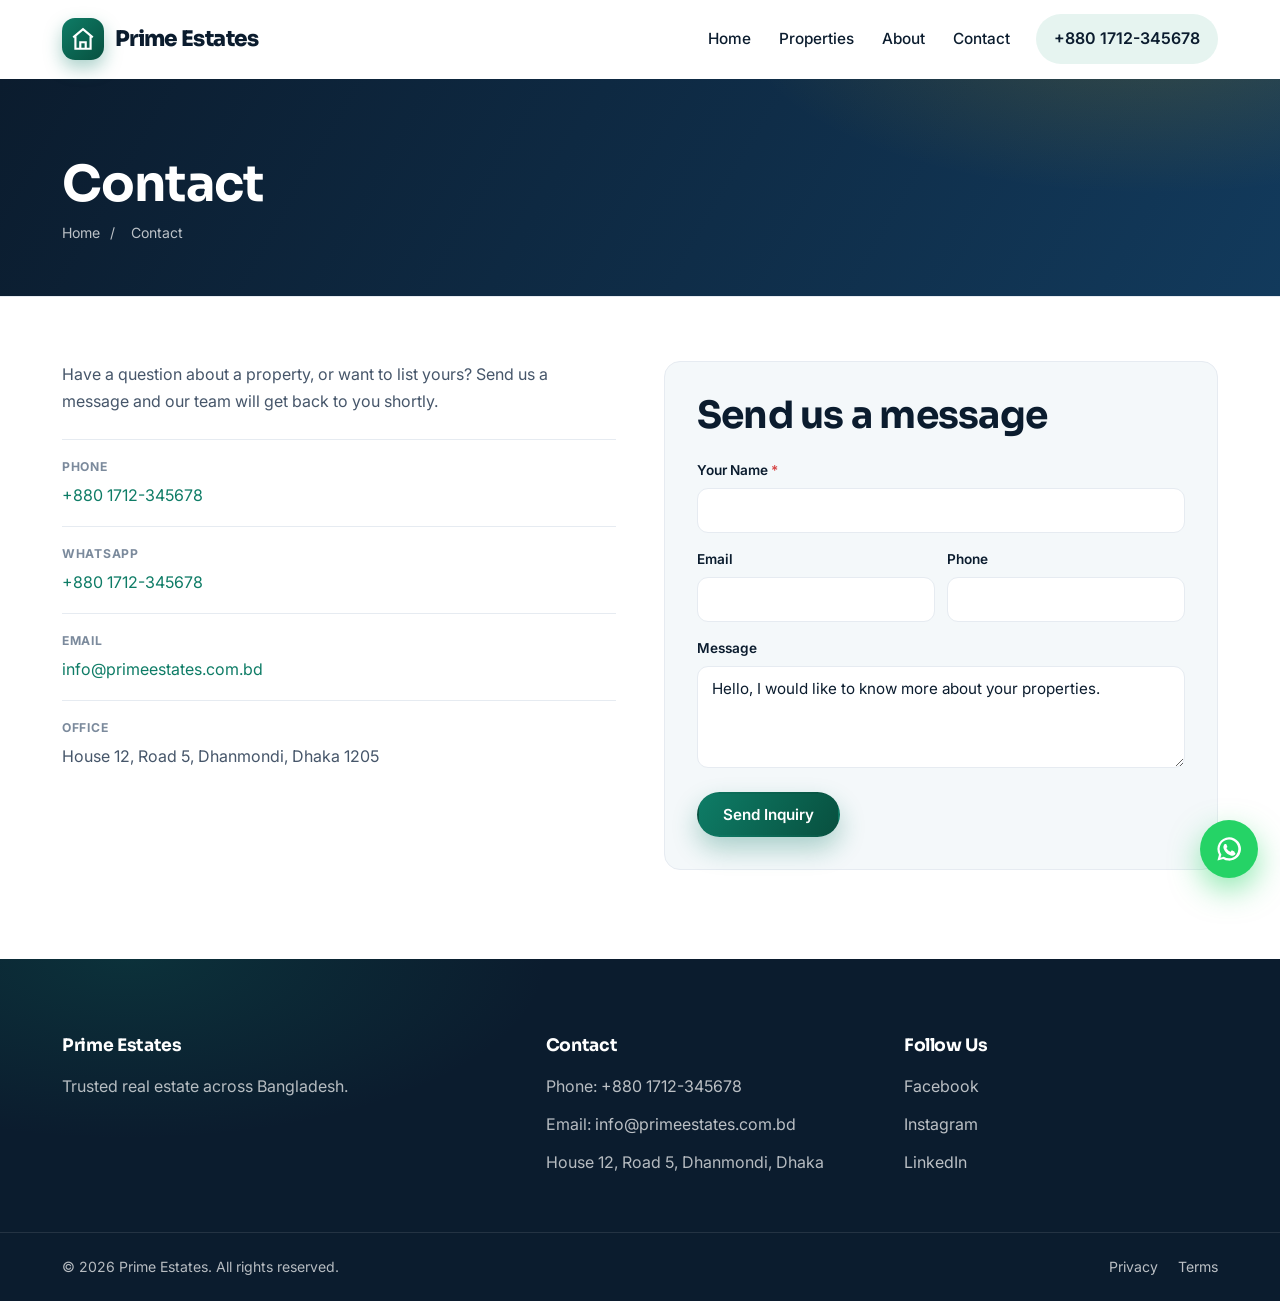
<file: preview/contact.html>
<!doctype html>
<html lang="en">
<head>
<meta charset="utf-8" />
<meta name="viewport" content="width=device-width, initial-scale=1" />
<title>Contact — Prime Estates</title>
<link rel="preconnect" href="https://fonts.googleapis.com" />
<link rel="preconnect" href="https://fonts.gstatic.com" crossorigin />
<link rel="stylesheet" href="https://fonts.googleapis.com/css2?family=Inter:wght@400;500;600;700;800&family=Sora:wght@600;700;800&display=swap" />
<link rel="stylesheet" href="../estatepress/assets/css/main.css" />
</head>
<body>


<div class="ep-scroll-progress" aria-hidden="true"></div>
<header class="ep-header">
	<div class="ep-container ep-header-inner">
		<div class="ep-brand"><a class="ep-site-title" href="index.html"><span class="ep-logo-mark"><svg viewBox="0 0 24 24" width="26" height="26" fill="none" stroke="currentColor" stroke-width="2"><path d="M3 10.5 12 3l9 7.5"/><path d="M5 9.5V21h14V9.5"/><path d="M9.5 21v-6h5v6"/></svg></span> Prime Estates</a></div>
		<button class="ep-menu-toggle" aria-expanded="false" aria-controls="ep-primary-nav"><span></span><span></span><span></span></button>
		<nav id="ep-primary-nav" class="ep-nav">
			<ul class="ep-menu"><li><a href="index.html">Home</a></li><li><a href="listings.html">Properties</a></li><li><a href="about.html">About</a></li><li><a href="contact.html">Contact</a></li></ul>
			<div class="ep-nav-cta"><a class="ep-nav-phone" href="tel:+8801712345678">+880 1712-345678</a></div>
		</nav>
	</div>
</header>

<div class="ep-site-content">

<div class="ep-page-head">
	<div class="ep-container">
		<h1 class="ep-page-title">Contact</h1>
		<nav class="ep-breadcrumbs"><a href="index.html">Home</a> <span>/</span> <span>Contact</span></nav>
	</div>
</div>

<div class="ep-container ep-contact-layout">
	<div class="ep-contact-info">
		<div class="ep-entry-content">
			<p>Have a question about a property, or want to list yours? Send us a message and our team will get back to you shortly.</p>
		</div>
		<ul class="ep-contact-list">
			<li><span class="ep-contact-label">Phone</span><a href="tel:+8801712345678">+880 1712-345678</a></li>
			<li><span class="ep-contact-label">WhatsApp</span><a href="https://wa.me/8801712345678" target="_blank" rel="noopener">+880 1712-345678</a></li>
			<li><span class="ep-contact-label">Email</span><a href="mailto:info@primeestates.com.bd">info@primeestates.com.bd</a></li>
			<li><span class="ep-contact-label">Office</span><span>House 12, Road 5, Dhanmondi, Dhaka 1205</span></li>
		</ul>
	</div>

	<div class="ep-contact-form">
		<h2>Send us a message</h2>
		<form class="ep-inquiry-form" onsubmit="return false">
			<p><label>Your Name <span class="req">*</span></label><input type="text" /></p>
			<p class="ep-form-row"><span><label>Email</label><input type="email" /></span><span><label>Phone</label><input type="tel" /></span></p>
			<p><label>Message</label><textarea rows="4">Hello, I would like to know more about your properties.</textarea></p>
			<button type="submit" class="ep-btn ep-btn-primary">Send Inquiry</button>
		</form>
	</div>
</div>

</div>

<footer class="ep-footer">
	<div class="ep-container ep-footer-widgets">
		<div class="ep-footer-col"><h3 class="widget-title">Prime Estates</h3><p>Trusted real estate across Bangladesh.</p></div>
		<div class="ep-footer-col"><h3 class="widget-title">Contact</h3><ul class="ep-footer-contact"><li>Phone: <a href="tel:+8801712345678">+880 1712-345678</a></li><li>Email: <a href="mailto:info@primeestates.com.bd">info@primeestates.com.bd</a></li><li>House 12, Road 5, Dhanmondi, Dhaka</li></ul></div>
		<div class="ep-footer-col"><h3 class="widget-title">Follow Us</h3><ul class="ep-social"><li><a href="#">Facebook</a></li><li><a href="#">Instagram</a></li><li><a href="#">LinkedIn</a></li></ul></div>
	</div>
	<div class="ep-footer-bottom"><div class="ep-container"><p>© 2026 Prime Estates. All rights reserved.</p><ul class="ep-footer-menu"><li><a href="#">Privacy</a></li><li><a href="#">Terms</a></li></ul></div></div>
</footer>

<a class="ep-whatsapp-float" href="https://wa.me/8801712345678" target="_blank" rel="noopener" aria-label="Chat on WhatsApp"><svg viewBox="0 0 24 24" width="28" height="28" fill="currentColor"><path d="M12 2a10 10 0 0 0-8.6 15l-1.3 4.8 4.9-1.3A10 10 0 1 0 12 2zm0 18a8 8 0 0 1-4.1-1.1l-.3-.2-2.9.8.8-2.8-.2-.3A8 8 0 1 1 12 20zm4.4-6c-.2-.1-1.4-.7-1.6-.8-.2-.1-.4-.1-.5.1l-.7.9c-.1.2-.3.2-.5.1a6.5 6.5 0 0 1-3.2-2.8c-.1-.2 0-.4.1-.5l.5-.6c.1-.2.1-.3 0-.5l-.8-1.9c-.1-.3-.3-.3-.5-.3h-.5c-.2 0-.5.1-.7.4-.2.3-.8 1-.8 2.3s.9 2.6 1 2.8c.1.2 1.8 2.9 4.4 4 .6.3 1.1.4 1.5.5.6.1 1.2.1 1.6 0 .5-.1 1.4-.6 1.6-1.1.2-.5.2-1 .1-1.1-.1-.1-.2-.2-.4-.3z"/></svg></a>
<button type="button" class="ep-backtop" aria-label="Back to top"><svg viewBox="0 0 24 24" width="20" height="20" fill="none" stroke="currentColor" stroke-width="2"><path d="m6 15 6-6 6 6"/></svg></button>

<nav class="ep-dotnav" aria-label="Page sections"></nav>
<script src="../estatepress/assets/js/main.js"></script>
<script src="../estatepress/assets/js/interactions.js"></script>
</body>
</html>
</file>
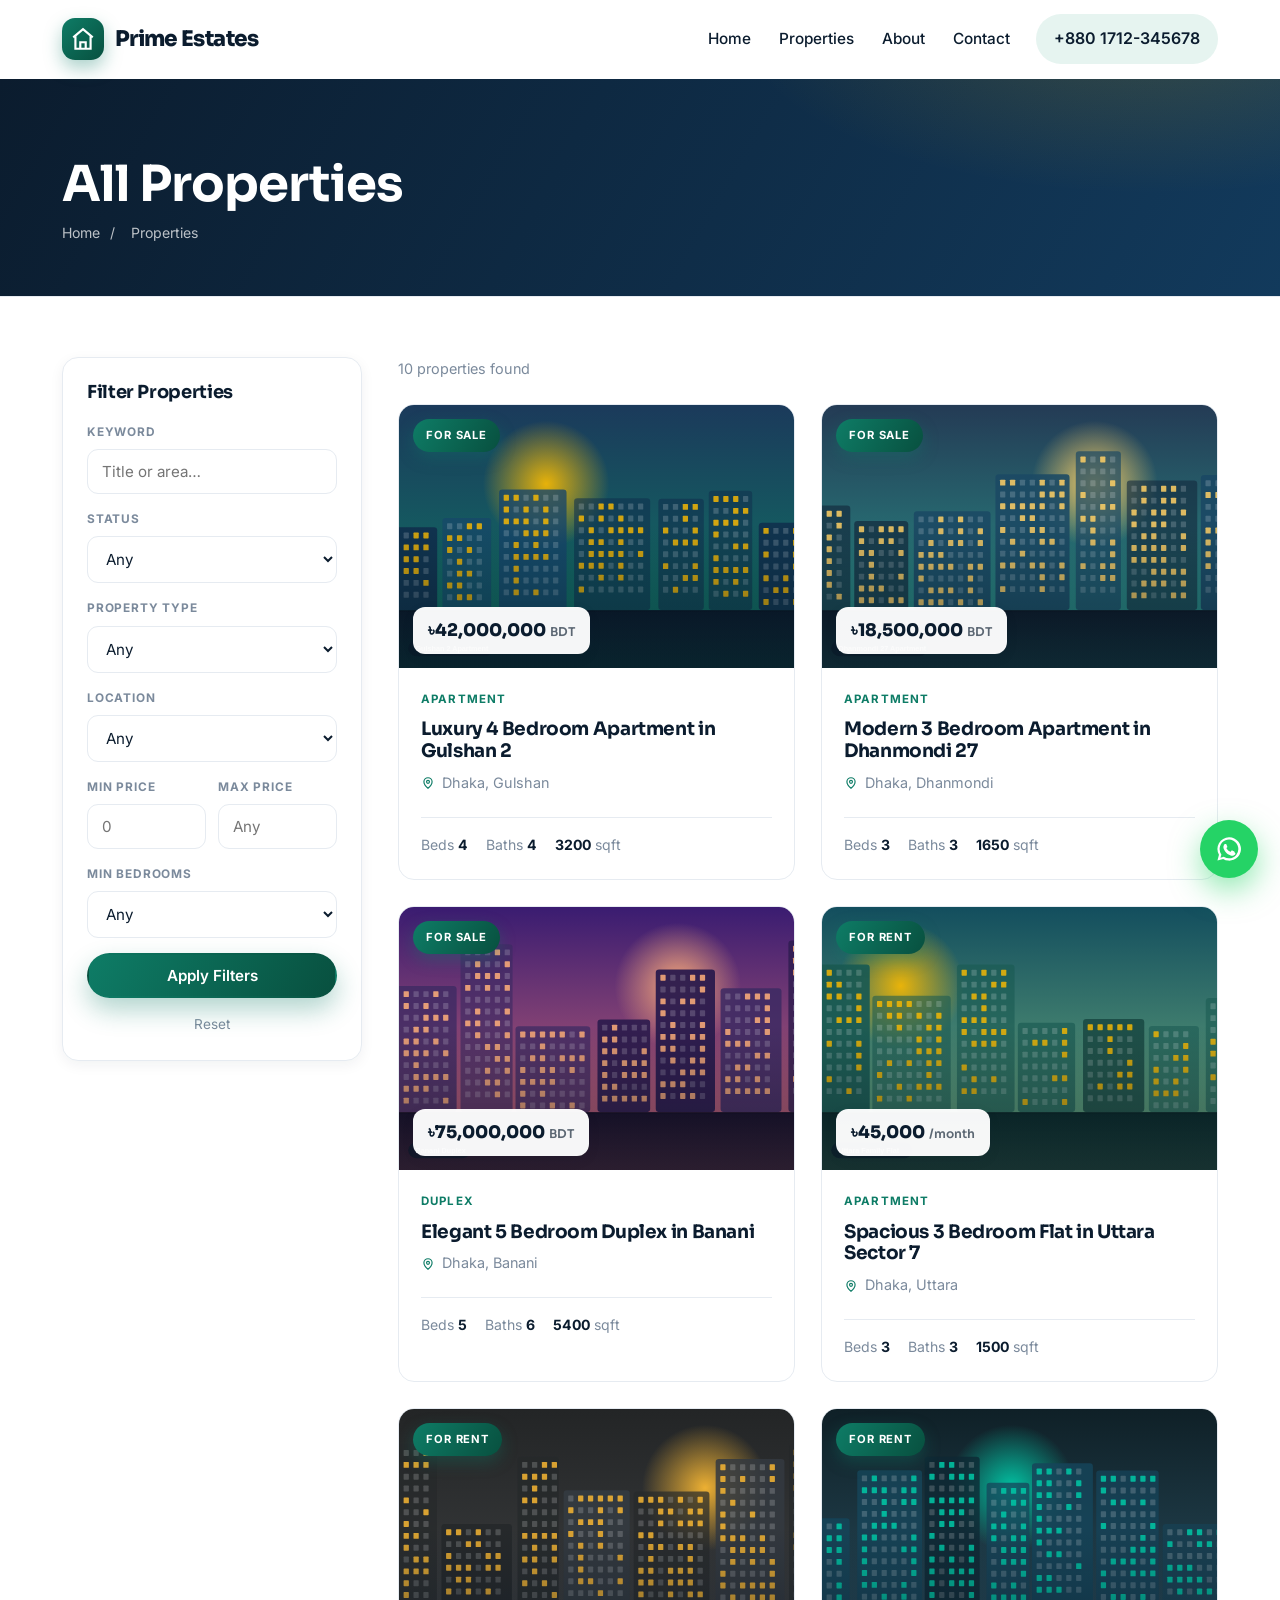
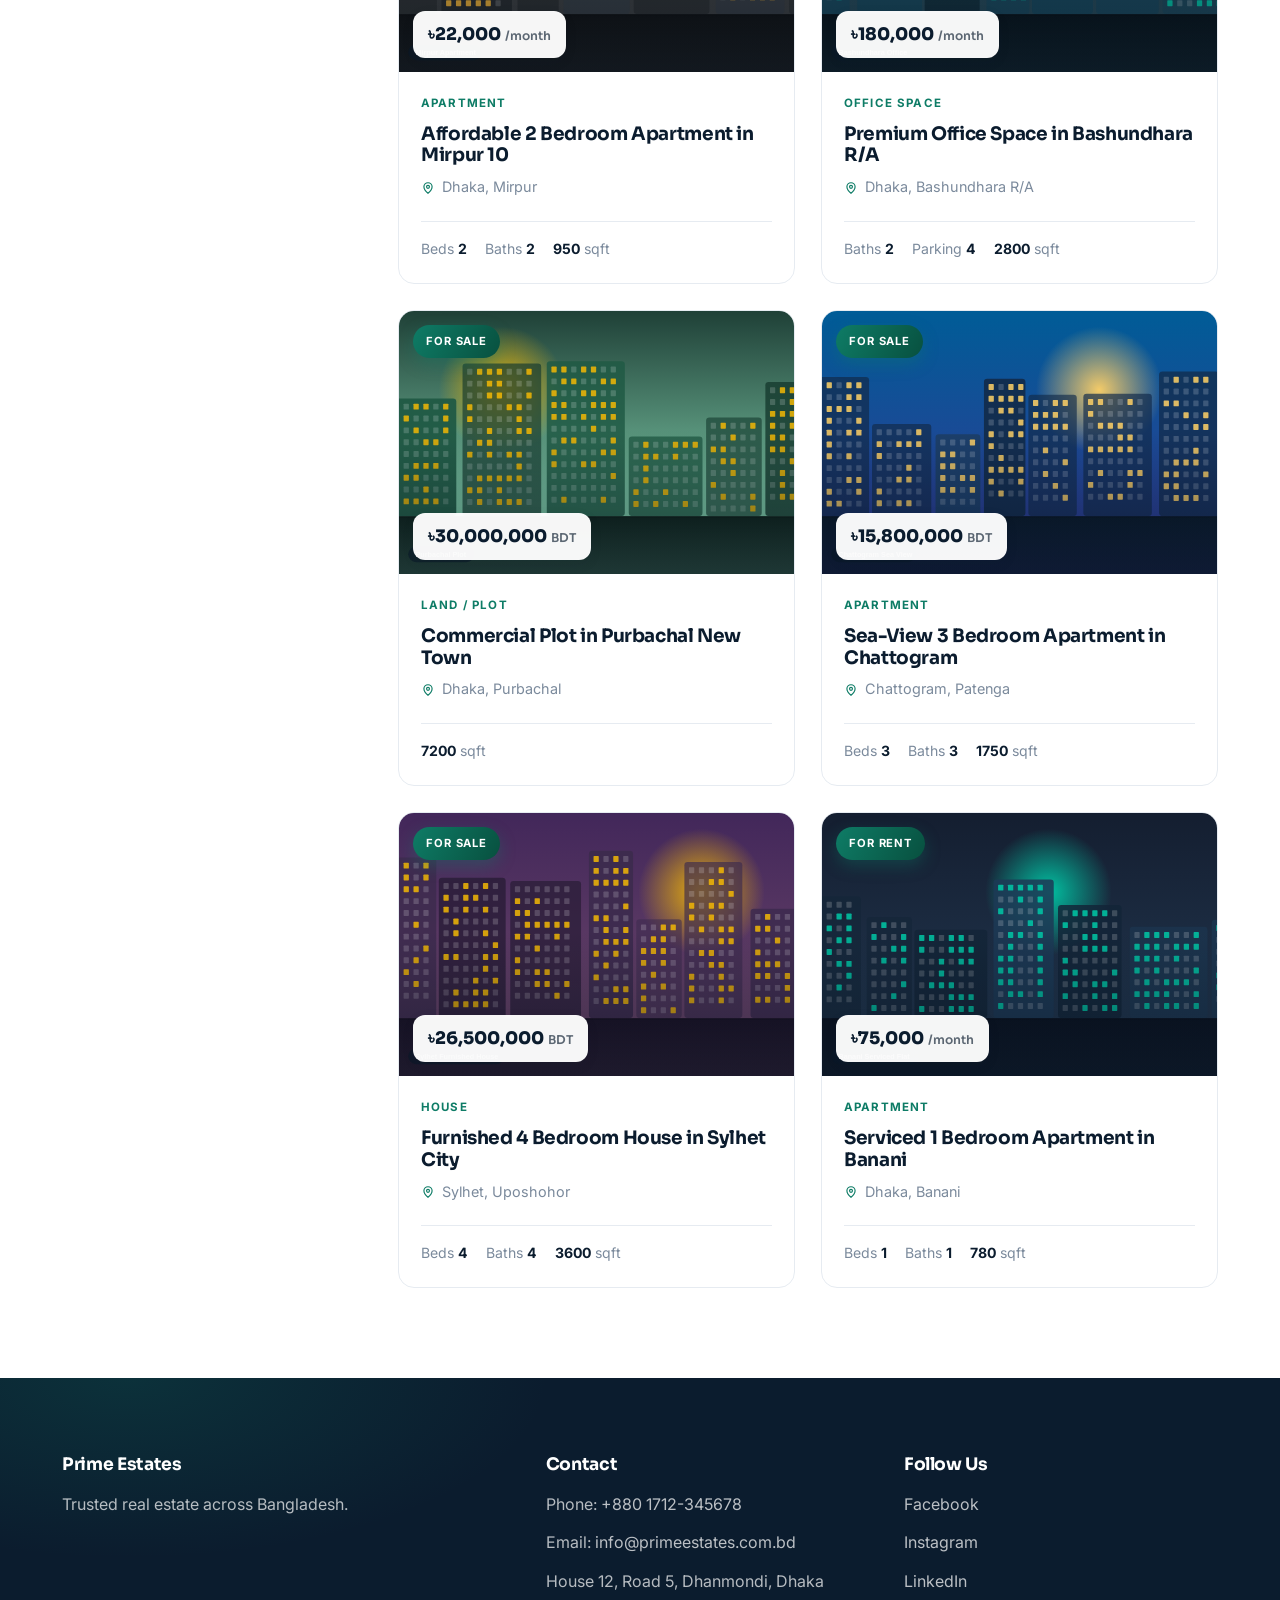
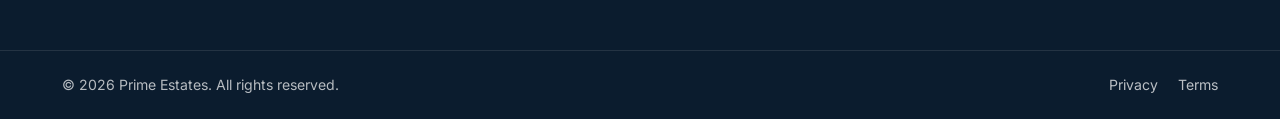
<file: preview/listings.html>
<!doctype html>
<html lang="en">
<head>
<meta charset="utf-8" />
<meta name="viewport" content="width=device-width, initial-scale=1" />
<title>Properties — Prime Estates</title>
<link rel="preconnect" href="https://fonts.googleapis.com" />
<link rel="preconnect" href="https://fonts.gstatic.com" crossorigin />
<link rel="stylesheet" href="https://fonts.googleapis.com/css2?family=Inter:wght@400;500;600;700;800&family=Sora:wght@600;700;800&display=swap" />
<link rel="stylesheet" href="../estatepress/assets/css/main.css" />
</head>
<body>


<div class="ep-scroll-progress" aria-hidden="true"></div>
<header class="ep-header">
	<div class="ep-container ep-header-inner">
		<div class="ep-brand"><a class="ep-site-title" href="index.html"><span class="ep-logo-mark"><svg viewBox="0 0 24 24" width="26" height="26" fill="none" stroke="currentColor" stroke-width="2"><path d="M3 10.5 12 3l9 7.5"/><path d="M5 9.5V21h14V9.5"/><path d="M9.5 21v-6h5v6"/></svg></span> Prime Estates</a></div>
		<button class="ep-menu-toggle" aria-expanded="false" aria-controls="ep-primary-nav"><span></span><span></span><span></span></button>
		<nav id="ep-primary-nav" class="ep-nav">
			<ul class="ep-menu"><li><a href="index.html">Home</a></li><li><a href="listings.html">Properties</a></li><li><a href="about.html">About</a></li><li><a href="contact.html">Contact</a></li></ul>
			<div class="ep-nav-cta"><a class="ep-nav-phone" href="tel:+8801712345678">+880 1712-345678</a></div>
		</nav>
	</div>
</header>

<div class="ep-site-content">

<div class="ep-page-head">
	<div class="ep-container">
		<h1 class="ep-page-title">All Properties</h1>
		<nav class="ep-breadcrumbs"><a href="index.html">Home</a> <span>/</span> <span>Properties</span></nav>
	</div>
</div>

<div class="ep-container ep-archive-layout">
	<aside class="ep-filters">
		<form class="ep-filter-form" data-demo-filter onsubmit="return false">
			<h2 class="ep-filter-title">Filter Properties</h2>
			<label class="ep-field"><span class="ep-field-label">Keyword</span><input type="text" name="s" placeholder="Title or area…" /></label>
			<label class="ep-field"><span class="ep-field-label">Status</span><select name="status"><option value="">Any</option><option>For Sale</option><option>For Rent</option></select></label>
			<label class="ep-field"><span class="ep-field-label">Property Type</span><select name="type"><option value="">Any</option><option>Apartment</option><option>House</option><option>Duplex</option><option>Office Space</option><option>Land / Plot</option></select></label>
			<label class="ep-field"><span class="ep-field-label">Location</span><select name="location"><option value="">Any</option><option>Gulshan</option><option>Dhanmondi</option><option>Banani</option><option>Uttara</option><option>Mirpur</option><option>Bashundhara R/A</option><option>Chattogram</option><option>Sylhet</option></select></label>
			<div class="ep-field-row">
				<label class="ep-field"><span class="ep-field-label">Min Price</span><input type="number" name="min" placeholder="0" /></label>
				<label class="ep-field"><span class="ep-field-label">Max Price</span><input type="number" name="max" placeholder="Any" /></label>
			</div>
			<label class="ep-field"><span class="ep-field-label">Min Bedrooms</span><select name="beds"><option value="">Any</option><option>1</option><option>2</option><option>3</option><option>4</option><option>5</option></select></label>
			<button type="submit" class="ep-btn ep-btn-primary ep-btn-block">Apply Filters</button>
			<a class="ep-reset" href="listings.html" data-demo-reset>Reset</a>
		</form>
	</aside>

	<main class="ep-archive-main">
		<div class="ep-archive-bar"><p class="ep-result-count" data-demo-count>10 properties found</p></div>
		<div class="ep-grid ep-grid-3" data-demo-cards>

			<article class="ep-card" data-status="For Sale" data-type="Apartment" data-location="Gulshan" data-beds="4" data-price="42000000">
				<a class="ep-card-media" href="property.html"><img src="../estatepress/assets/images/demo/prop-1.svg" alt="" /><span class="ep-badge">For Sale</span><span class="ep-card-price">৳42,000,000<small>BDT</small></span></a>
				<div class="ep-card-body"><span class="ep-card-type">Apartment</span><h3 class="ep-card-title"><a href="property.html">Luxury 4 Bedroom Apartment in Gulshan 2</a></h3><p class="ep-card-location"><svg viewBox="0 0 24 24" width="14" height="14" fill="none" stroke="currentColor" stroke-width="2"><path d="M12 21s-7-5.2-7-11a7 7 0 1 1 14 0c0 5.8-7 11-7 11z"/><circle cx="12" cy="10" r="2.5"/></svg> Dhaka, Gulshan</p><ul class="ep-card-meta"><li>Beds <strong>4</strong></li><li>Baths <strong>4</strong></li><li><strong>3200</strong> sqft</li></ul></div>
			</article>

			<article class="ep-card" data-status="For Sale" data-type="Apartment" data-location="Dhanmondi" data-beds="3" data-price="18500000">
				<a class="ep-card-media" href="property.html"><img src="../estatepress/assets/images/demo/prop-2.svg" alt="" /><span class="ep-badge">For Sale</span><span class="ep-card-price">৳18,500,000<small>BDT</small></span></a>
				<div class="ep-card-body"><span class="ep-card-type">Apartment</span><h3 class="ep-card-title"><a href="property.html">Modern 3 Bedroom Apartment in Dhanmondi 27</a></h3><p class="ep-card-location"><svg viewBox="0 0 24 24" width="14" height="14" fill="none" stroke="currentColor" stroke-width="2"><path d="M12 21s-7-5.2-7-11a7 7 0 1 1 14 0c0 5.8-7 11-7 11z"/><circle cx="12" cy="10" r="2.5"/></svg> Dhaka, Dhanmondi</p><ul class="ep-card-meta"><li>Beds <strong>3</strong></li><li>Baths <strong>3</strong></li><li><strong>1650</strong> sqft</li></ul></div>
			</article>

			<article class="ep-card" data-status="For Sale" data-type="Duplex" data-location="Banani" data-beds="5" data-price="75000000">
				<a class="ep-card-media" href="property.html"><img src="../estatepress/assets/images/demo/prop-3.svg" alt="" /><span class="ep-badge">For Sale</span><span class="ep-card-price">৳75,000,000<small>BDT</small></span></a>
				<div class="ep-card-body"><span class="ep-card-type">Duplex</span><h3 class="ep-card-title"><a href="property.html">Elegant 5 Bedroom Duplex in Banani</a></h3><p class="ep-card-location"><svg viewBox="0 0 24 24" width="14" height="14" fill="none" stroke="currentColor" stroke-width="2"><path d="M12 21s-7-5.2-7-11a7 7 0 1 1 14 0c0 5.8-7 11-7 11z"/><circle cx="12" cy="10" r="2.5"/></svg> Dhaka, Banani</p><ul class="ep-card-meta"><li>Beds <strong>5</strong></li><li>Baths <strong>6</strong></li><li><strong>5400</strong> sqft</li></ul></div>
			</article>

			<article class="ep-card" data-status="For Rent" data-type="Apartment" data-location="Uttara" data-beds="3" data-price="45000">
				<a class="ep-card-media" href="property.html"><img src="../estatepress/assets/images/demo/prop-4.svg" alt="" /><span class="ep-badge">For Rent</span><span class="ep-card-price">৳45,000<small>/month</small></span></a>
				<div class="ep-card-body"><span class="ep-card-type">Apartment</span><h3 class="ep-card-title"><a href="property.html">Spacious 3 Bedroom Flat in Uttara Sector 7</a></h3><p class="ep-card-location"><svg viewBox="0 0 24 24" width="14" height="14" fill="none" stroke="currentColor" stroke-width="2"><path d="M12 21s-7-5.2-7-11a7 7 0 1 1 14 0c0 5.8-7 11-7 11z"/><circle cx="12" cy="10" r="2.5"/></svg> Dhaka, Uttara</p><ul class="ep-card-meta"><li>Beds <strong>3</strong></li><li>Baths <strong>3</strong></li><li><strong>1500</strong> sqft</li></ul></div>
			</article>

			<article class="ep-card" data-status="For Rent" data-type="Apartment" data-location="Mirpur" data-beds="2" data-price="22000">
				<a class="ep-card-media" href="property.html"><img src="../estatepress/assets/images/demo/prop-5.svg" alt="" /><span class="ep-badge">For Rent</span><span class="ep-card-price">৳22,000<small>/month</small></span></a>
				<div class="ep-card-body"><span class="ep-card-type">Apartment</span><h3 class="ep-card-title"><a href="property.html">Affordable 2 Bedroom Apartment in Mirpur 10</a></h3><p class="ep-card-location"><svg viewBox="0 0 24 24" width="14" height="14" fill="none" stroke="currentColor" stroke-width="2"><path d="M12 21s-7-5.2-7-11a7 7 0 1 1 14 0c0 5.8-7 11-7 11z"/><circle cx="12" cy="10" r="2.5"/></svg> Dhaka, Mirpur</p><ul class="ep-card-meta"><li>Beds <strong>2</strong></li><li>Baths <strong>2</strong></li><li><strong>950</strong> sqft</li></ul></div>
			</article>

			<article class="ep-card" data-status="For Rent" data-type="Office Space" data-location="Bashundhara R/A" data-beds="0" data-price="180000">
				<a class="ep-card-media" href="property.html"><img src="../estatepress/assets/images/demo/prop-6.svg" alt="" /><span class="ep-badge">For Rent</span><span class="ep-card-price">৳180,000<small>/month</small></span></a>
				<div class="ep-card-body"><span class="ep-card-type">Office Space</span><h3 class="ep-card-title"><a href="property.html">Premium Office Space in Bashundhara R/A</a></h3><p class="ep-card-location"><svg viewBox="0 0 24 24" width="14" height="14" fill="none" stroke="currentColor" stroke-width="2"><path d="M12 21s-7-5.2-7-11a7 7 0 1 1 14 0c0 5.8-7 11-7 11z"/><circle cx="12" cy="10" r="2.5"/></svg> Dhaka, Bashundhara R/A</p><ul class="ep-card-meta"><li>Baths <strong>2</strong></li><li>Parking <strong>4</strong></li><li><strong>2800</strong> sqft</li></ul></div>
			</article>

			<article class="ep-card" data-status="For Sale" data-type="Land / Plot" data-location="Bashundhara R/A" data-beds="0" data-price="30000000">
				<a class="ep-card-media" href="property.html"><img src="../estatepress/assets/images/demo/prop-7.svg" alt="" /><span class="ep-badge">For Sale</span><span class="ep-card-price">৳30,000,000<small>BDT</small></span></a>
				<div class="ep-card-body"><span class="ep-card-type">Land / Plot</span><h3 class="ep-card-title"><a href="property.html">Commercial Plot in Purbachal New Town</a></h3><p class="ep-card-location"><svg viewBox="0 0 24 24" width="14" height="14" fill="none" stroke="currentColor" stroke-width="2"><path d="M12 21s-7-5.2-7-11a7 7 0 1 1 14 0c0 5.8-7 11-7 11z"/><circle cx="12" cy="10" r="2.5"/></svg> Dhaka, Purbachal</p><ul class="ep-card-meta"><li><strong>7200</strong> sqft</li></ul></div>
			</article>

			<article class="ep-card" data-status="For Sale" data-type="Apartment" data-location="Chattogram" data-beds="3" data-price="15800000">
				<a class="ep-card-media" href="property.html"><img src="../estatepress/assets/images/demo/prop-8.svg" alt="" /><span class="ep-badge">For Sale</span><span class="ep-card-price">৳15,800,000<small>BDT</small></span></a>
				<div class="ep-card-body"><span class="ep-card-type">Apartment</span><h3 class="ep-card-title"><a href="property.html">Sea-View 3 Bedroom Apartment in Chattogram</a></h3><p class="ep-card-location"><svg viewBox="0 0 24 24" width="14" height="14" fill="none" stroke="currentColor" stroke-width="2"><path d="M12 21s-7-5.2-7-11a7 7 0 1 1 14 0c0 5.8-7 11-7 11z"/><circle cx="12" cy="10" r="2.5"/></svg> Chattogram, Patenga</p><ul class="ep-card-meta"><li>Beds <strong>3</strong></li><li>Baths <strong>3</strong></li><li><strong>1750</strong> sqft</li></ul></div>
			</article>

			<article class="ep-card" data-status="For Sale" data-type="House" data-location="Sylhet" data-beds="4" data-price="26500000">
				<a class="ep-card-media" href="property.html"><img src="../estatepress/assets/images/demo/prop-9.svg" alt="" /><span class="ep-badge">For Sale</span><span class="ep-card-price">৳26,500,000<small>BDT</small></span></a>
				<div class="ep-card-body"><span class="ep-card-type">House</span><h3 class="ep-card-title"><a href="property.html">Furnished 4 Bedroom House in Sylhet City</a></h3><p class="ep-card-location"><svg viewBox="0 0 24 24" width="14" height="14" fill="none" stroke="currentColor" stroke-width="2"><path d="M12 21s-7-5.2-7-11a7 7 0 1 1 14 0c0 5.8-7 11-7 11z"/><circle cx="12" cy="10" r="2.5"/></svg> Sylhet, Uposhohor</p><ul class="ep-card-meta"><li>Beds <strong>4</strong></li><li>Baths <strong>4</strong></li><li><strong>3600</strong> sqft</li></ul></div>
			</article>

			<article class="ep-card" data-status="For Rent" data-type="Apartment" data-location="Banani" data-beds="1" data-price="75000">
				<a class="ep-card-media" href="property.html"><img src="../estatepress/assets/images/demo/prop-10.svg" alt="" /><span class="ep-badge">For Rent</span><span class="ep-card-price">৳75,000<small>/month</small></span></a>
				<div class="ep-card-body"><span class="ep-card-type">Apartment</span><h3 class="ep-card-title"><a href="property.html">Serviced 1 Bedroom Apartment in Banani</a></h3><p class="ep-card-location"><svg viewBox="0 0 24 24" width="14" height="14" fill="none" stroke="currentColor" stroke-width="2"><path d="M12 21s-7-5.2-7-11a7 7 0 1 1 14 0c0 5.8-7 11-7 11z"/><circle cx="12" cy="10" r="2.5"/></svg> Dhaka, Banani</p><ul class="ep-card-meta"><li>Beds <strong>1</strong></li><li>Baths <strong>1</strong></li><li><strong>780</strong> sqft</li></ul></div>
			</article>

		</div>
	</main>
</div>

</div>

<footer class="ep-footer">
	<div class="ep-container ep-footer-widgets">
		<div class="ep-footer-col"><h3 class="widget-title">Prime Estates</h3><p>Trusted real estate across Bangladesh.</p></div>
		<div class="ep-footer-col"><h3 class="widget-title">Contact</h3><ul class="ep-footer-contact"><li>Phone: <a href="tel:+8801712345678">+880 1712-345678</a></li><li>Email: <a href="mailto:info@primeestates.com.bd">info@primeestates.com.bd</a></li><li>House 12, Road 5, Dhanmondi, Dhaka</li></ul></div>
		<div class="ep-footer-col"><h3 class="widget-title">Follow Us</h3><ul class="ep-social"><li><a href="#">Facebook</a></li><li><a href="#">Instagram</a></li><li><a href="#">LinkedIn</a></li></ul></div>
	</div>
	<div class="ep-footer-bottom"><div class="ep-container"><p>© 2026 Prime Estates. All rights reserved.</p><ul class="ep-footer-menu"><li><a href="#">Privacy</a></li><li><a href="#">Terms</a></li></ul></div></div>
</footer>

<a class="ep-whatsapp-float" href="https://wa.me/8801712345678" target="_blank" rel="noopener" aria-label="Chat on WhatsApp"><svg viewBox="0 0 24 24" width="28" height="28" fill="currentColor"><path d="M12 2a10 10 0 0 0-8.6 15l-1.3 4.8 4.9-1.3A10 10 0 1 0 12 2zm0 18a8 8 0 0 1-4.1-1.1l-.3-.2-2.9.8.8-2.8-.2-.3A8 8 0 1 1 12 20zm4.4-6c-.2-.1-1.4-.7-1.6-.8-.2-.1-.4-.1-.5.1l-.7.9c-.1.2-.3.2-.5.1a6.5 6.5 0 0 1-3.2-2.8c-.1-.2 0-.4.1-.5l.5-.6c.1-.2.1-.3 0-.5l-.8-1.9c-.1-.3-.3-.3-.5-.3h-.5c-.2 0-.5.1-.7.4-.2.3-.8 1-.8 2.3s.9 2.6 1 2.8c.1.2 1.8 2.9 4.4 4 .6.3 1.1.4 1.5.5.6.1 1.2.1 1.6 0 .5-.1 1.4-.6 1.6-1.1.2-.5.2-1 .1-1.1-.1-.1-.2-.2-.4-.3z"/></svg></a>
<button type="button" class="ep-backtop" aria-label="Back to top"><svg viewBox="0 0 24 24" width="20" height="20" fill="none" stroke="currentColor" stroke-width="2"><path d="m6 15 6-6 6 6"/></svg></button>

<nav class="ep-dotnav" aria-label="Page sections"></nav>
<script src="../estatepress/assets/js/main.js"></script>
<script src="../estatepress/assets/js/interactions.js"></script>
</body>
</html>
</file>
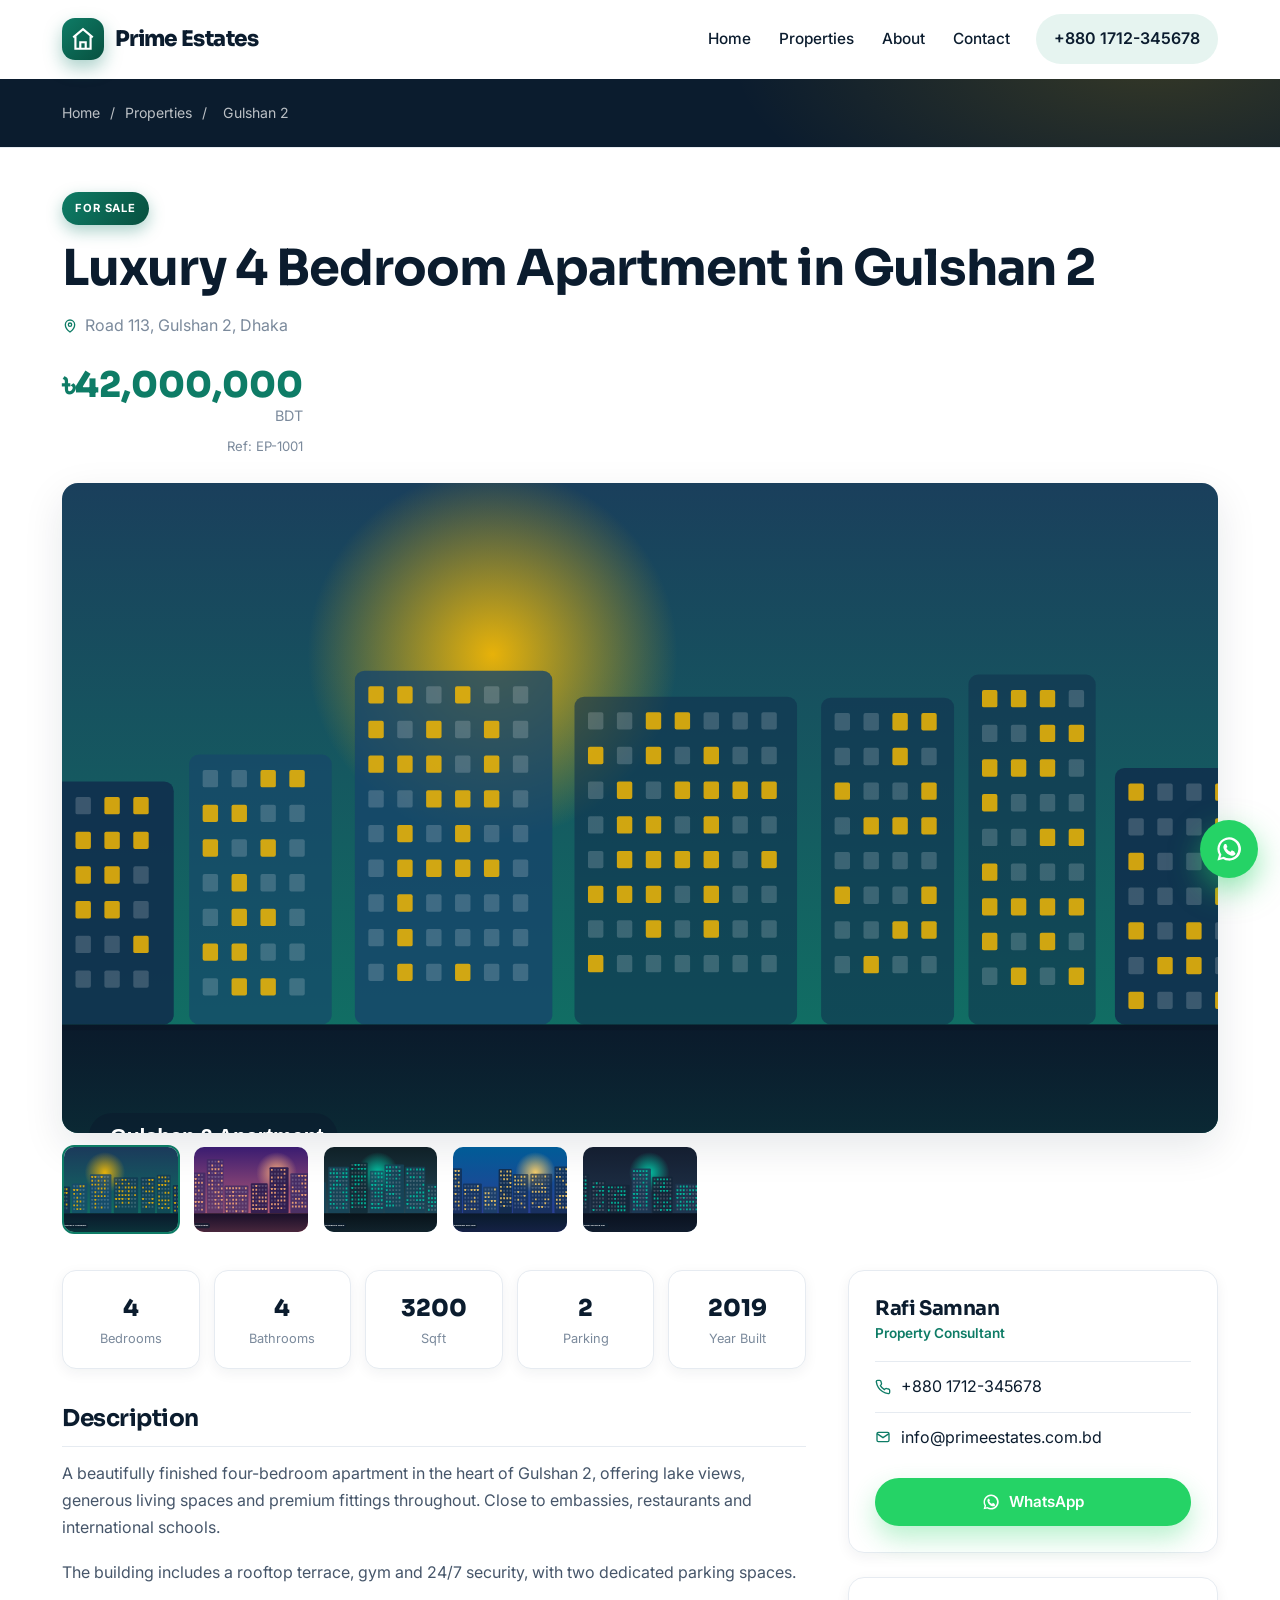
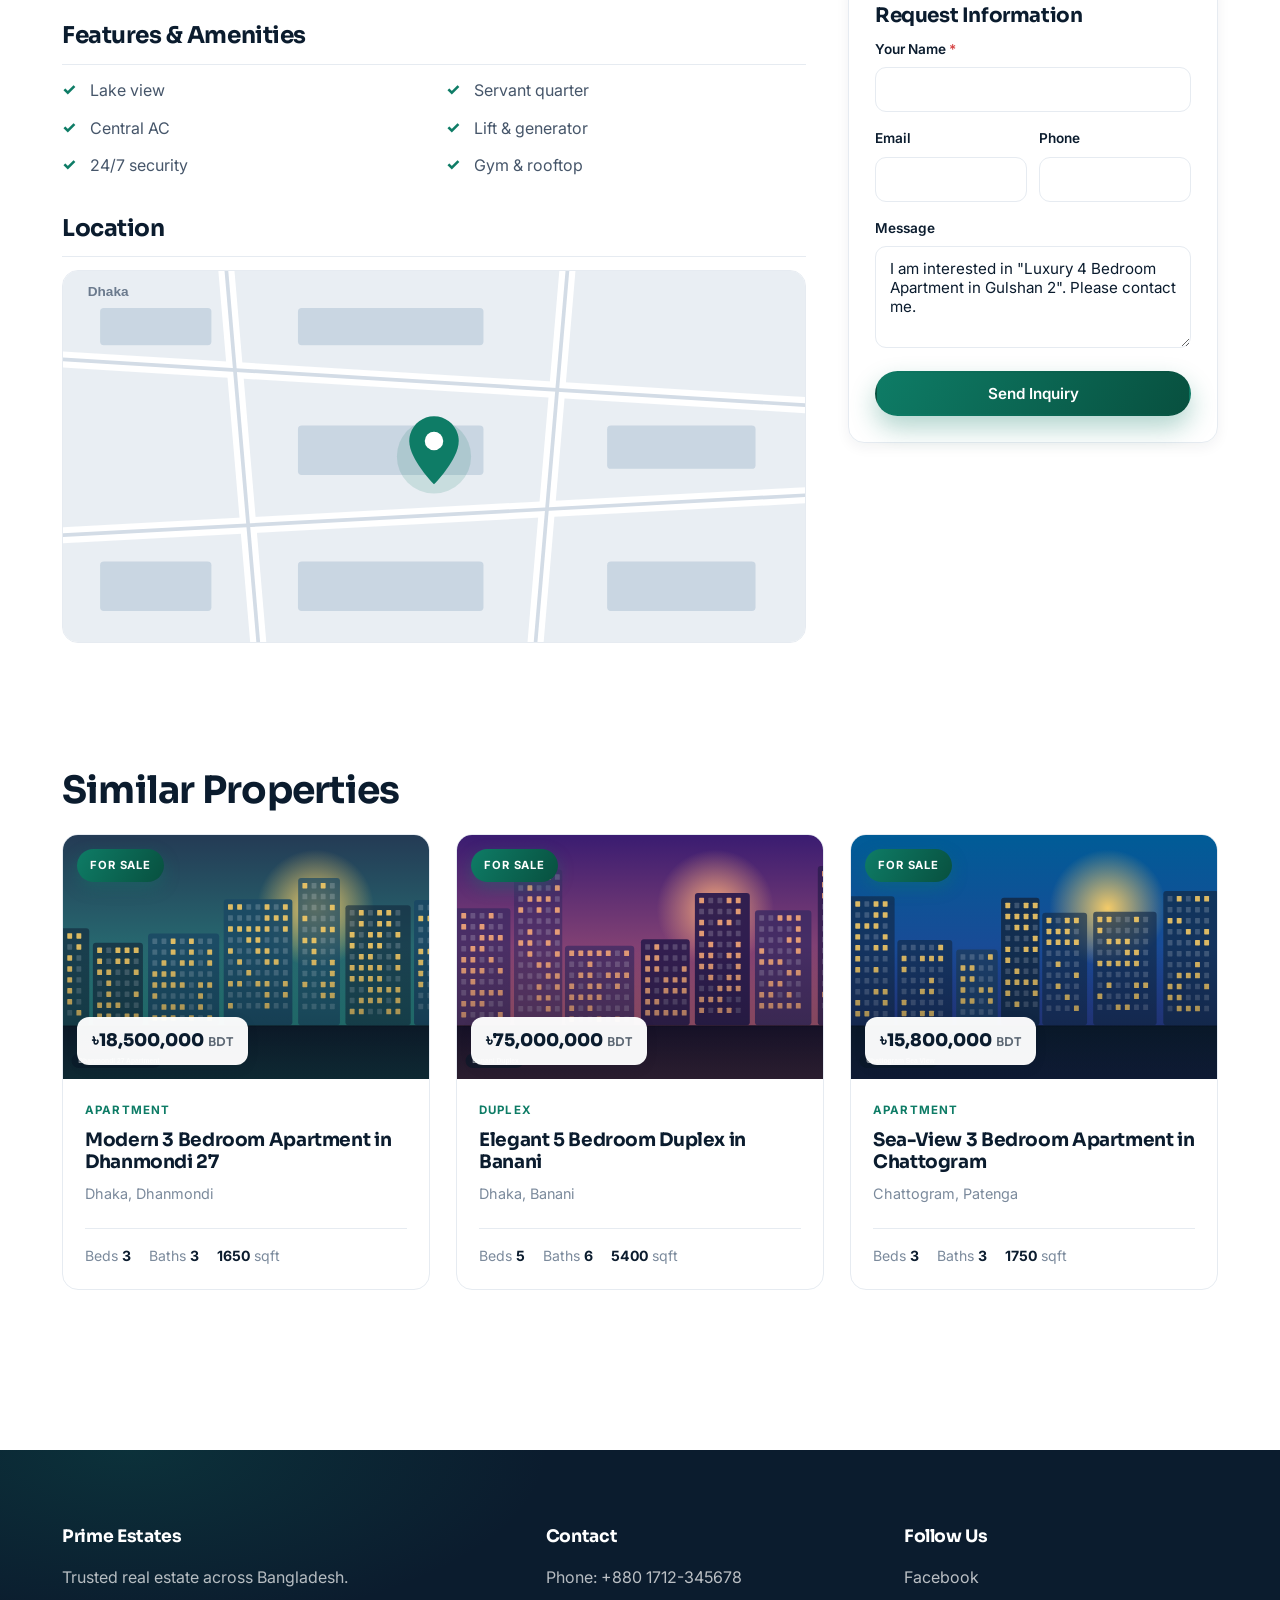
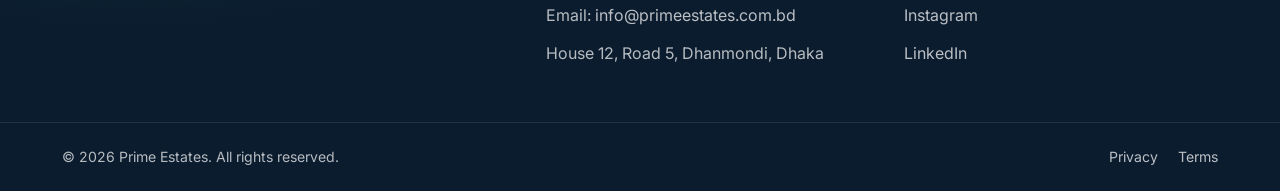
<file: preview/property.html>
<!doctype html>
<html lang="en">
<head>
<meta charset="utf-8" />
<meta name="viewport" content="width=device-width, initial-scale=1" />
<title>Luxury 4 Bedroom Apartment in Gulshan 2 — Prime Estates</title>
<link rel="preconnect" href="https://fonts.googleapis.com" />
<link rel="preconnect" href="https://fonts.gstatic.com" crossorigin />
<link rel="stylesheet" href="https://fonts.googleapis.com/css2?family=Inter:wght@400;500;600;700;800&family=Sora:wght@600;700;800&display=swap" />
<link rel="stylesheet" href="../estatepress/assets/css/main.css" />
</head>
<body>


<div class="ep-scroll-progress" aria-hidden="true"></div>
<header class="ep-header">
	<div class="ep-container ep-header-inner">
		<div class="ep-brand"><a class="ep-site-title" href="index.html"><span class="ep-logo-mark"><svg viewBox="0 0 24 24" width="26" height="26" fill="none" stroke="currentColor" stroke-width="2"><path d="M3 10.5 12 3l9 7.5"/><path d="M5 9.5V21h14V9.5"/><path d="M9.5 21v-6h5v6"/></svg></span> Prime Estates</a></div>
		<button class="ep-menu-toggle" aria-expanded="false" aria-controls="ep-primary-nav"><span></span><span></span><span></span></button>
		<nav id="ep-primary-nav" class="ep-nav">
			<ul class="ep-menu"><li><a href="index.html">Home</a></li><li><a href="listings.html">Properties</a></li><li><a href="about.html">About</a></li><li><a href="contact.html">Contact</a></li></ul>
			<div class="ep-nav-cta"><a class="ep-nav-phone" href="tel:+8801712345678">+880 1712-345678</a></div>
		</nav>
	</div>
</header>

<div class="ep-site-content">

<div class="ep-page-head ep-page-head-dark">
	<div class="ep-container"><nav class="ep-breadcrumbs"><a href="index.html">Home</a> <span>/</span> <a href="listings.html">Properties</a> <span>/</span> <span>Gulshan 2</span></nav></div>
</div>

<article class="ep-single-property">
	<div class="ep-container">

		<header class="ep-property-head">
			<div class="ep-property-head-main">
				<span class="ep-badge ep-badge-lg">For Sale</span>
				<h1 class="ep-property-title">Luxury 4 Bedroom Apartment in Gulshan 2</h1>
				<p class="ep-property-location"><svg viewBox="0 0 24 24" width="16" height="16" fill="none" stroke="currentColor" stroke-width="2"><path d="M12 21s-7-5.2-7-11a7 7 0 1 1 14 0c0 5.8-7 11-7 11z"/><circle cx="12" cy="10" r="2.5"/></svg> Road 113, Gulshan 2, Dhaka</p>
			</div>
			<div class="ep-property-head-price">
				<span class="ep-price">৳42,000,000</span>
				<span class="ep-price-unit">BDT</span>
				<span class="ep-ref">Ref: EP-1001</span>
			</div>
		</header>

		<div class="ep-gallery" data-gallery>
			<div class="ep-gallery-main">
				<img src="../estatepress/assets/images/demo/prop-1.svg" alt="Property" data-ep-gallery-main="1" />
			</div>
			<div class="ep-gallery-thumbs">
				<button type="button" class="ep-gallery-thumb is-active" data-ep-gallery-thumb="../estatepress/assets/images/demo/prop-1.svg"><img src="../estatepress/assets/images/demo/prop-1.svg" alt="" /></button>
				<button type="button" class="ep-gallery-thumb" data-ep-gallery-thumb="../estatepress/assets/images/demo/prop-3.svg"><img src="../estatepress/assets/images/demo/prop-3.svg" alt="" /></button>
				<button type="button" class="ep-gallery-thumb" data-ep-gallery-thumb="../estatepress/assets/images/demo/prop-6.svg"><img src="../estatepress/assets/images/demo/prop-6.svg" alt="" /></button>
				<button type="button" class="ep-gallery-thumb" data-ep-gallery-thumb="../estatepress/assets/images/demo/prop-8.svg"><img src="../estatepress/assets/images/demo/prop-8.svg" alt="" /></button>
				<button type="button" class="ep-gallery-thumb" data-ep-gallery-thumb="../estatepress/assets/images/demo/prop-10.svg"><img src="../estatepress/assets/images/demo/prop-10.svg" alt="" /></button>
			</div>
		</div>

		<div class="ep-property-layout">
			<div class="ep-property-content">
				<ul class="ep-key-facts">
					<li><span class="ep-fact-value">4</span><span class="ep-fact-label">Bedrooms</span></li>
					<li><span class="ep-fact-value">4</span><span class="ep-fact-label">Bathrooms</span></li>
					<li><span class="ep-fact-value">3200</span><span class="ep-fact-label">Sqft</span></li>
					<li><span class="ep-fact-value">2</span><span class="ep-fact-label">Parking</span></li>
					<li><span class="ep-fact-value">2019</span><span class="ep-fact-label">Year Built</span></li>
				</ul>

				<section class="ep-block">
					<h2>Description</h2>
					<div class="ep-entry-content">
						<p>A beautifully finished four-bedroom apartment in the heart of Gulshan 2, offering lake views, generous living spaces and premium fittings throughout. Close to embassies, restaurants and international schools.</p>
						<p>The building includes a rooftop terrace, gym and 24/7 security, with two dedicated parking spaces.</p>
					</div>
				</section>

				<section class="ep-block">
					<h2>Features &amp; Amenities</h2>
					<ul class="ep-feature-list">
						<li>Lake view</li><li>Servant quarter</li><li>Central AC</li><li>Lift &amp; generator</li><li>24/7 security</li><li>Gym &amp; rooftop</li>
					</ul>
				</section>

				<section class="ep-block">
					<h2>Location</h2>
					<div class="ep-map"><img src="../estatepress/assets/images/demo/map.svg" alt="Map" /></div>
				</section>
			</div>

			<aside class="ep-property-sidebar">
				<div class="ep-agent-card">
					<h3 class="ep-agent-name">Rafi Samnan</h3>
					<p class="ep-agent-role">Property Consultant</p>
					<a class="ep-contact-line" href="tel:+8801712345678"><svg viewBox="0 0 24 24" width="16" height="16" fill="none" stroke="currentColor" stroke-width="2"><path d="M22 16.9v3a2 2 0 0 1-2.2 2 19.8 19.8 0 0 1-8.6-3.1 19.5 19.5 0 0 1-6-6A19.8 19.8 0 0 1 2 4.2 2 2 0 0 1 4 2h3a2 2 0 0 1 2 1.7c.1 1 .4 1.9.7 2.8a2 2 0 0 1-.5 2.1L8.1 9.9a16 16 0 0 0 6 6l1.3-1.1a2 2 0 0 1 2.1-.5c.9.3 1.8.6 2.8.7a2 2 0 0 1 1.7 2z"/></svg> +880 1712-345678</a>
					<a class="ep-contact-line" href="mailto:info@primeestates.com.bd"><svg viewBox="0 0 24 24" width="16" height="16" fill="none" stroke="currentColor" stroke-width="2"><rect x="3" y="5" width="18" height="14" rx="2"/><path d="m3 7 9 6 9-6"/></svg> info@primeestates.com.bd</a>
					<a class="ep-btn ep-btn-whatsapp ep-btn-block" href="https://wa.me/8801712345678" target="_blank" rel="noopener"><svg viewBox="0 0 24 24" width="18" height="18" fill="currentColor"><path d="M12 2a10 10 0 0 0-8.6 15l-1.3 4.8 4.9-1.3A10 10 0 1 0 12 2zm0 18a8 8 0 0 1-4.1-1.1l-.3-.2-2.9.8.8-2.8-.2-.3A8 8 0 1 1 12 20zm4.4-6c-.2-.1-1.4-.7-1.6-.8-.2-.1-.4-.1-.5.1l-.7.9c-.1.2-.3.2-.5.1a6.5 6.5 0 0 1-3.2-2.8c-.1-.2 0-.4.1-.5l.5-.6c.1-.2.1-.3 0-.5l-.8-1.9c-.1-.3-.3-.3-.5-.3h-.5c-.2 0-.5.1-.7.4-.2.3-.8 1-.8 2.3s.9 2.6 1 2.8c.1.2 1.8 2.9 4.4 4 .6.3 1.1.4 1.5.5.6.1 1.2.1 1.6 0 .5-.1 1.4-.6 1.6-1.1.2-.5.2-1 .1-1.1-.1-.1-.2-.2-.4-.3z"/></svg> WhatsApp</a>
				</div>

				<div class="ep-inquiry-card">
					<h3>Request Information</h3>
					<form class="ep-inquiry-form" onsubmit="return false">
						<p><label>Your Name <span class="req">*</span></label><input type="text" /></p>
						<p class="ep-form-row"><span><label>Email</label><input type="email" /></span><span><label>Phone</label><input type="tel" /></span></p>
						<p><label>Message</label><textarea rows="4">I am interested in "Luxury 4 Bedroom Apartment in Gulshan 2". Please contact me.</textarea></p>
						<button type="submit" class="ep-btn ep-btn-primary ep-btn-block">Send Inquiry</button>
					</form>
				</div>
			</aside>
		</div>

		<section class="ep-section ep-related">
			<h2>Similar Properties</h2>
			<div class="ep-grid ep-grid-3">
				<article class="ep-card">
					<a class="ep-card-media" href="property.html"><img src="../estatepress/assets/images/demo/prop-2.svg" alt="" /><span class="ep-badge">For Sale</span><span class="ep-card-price">৳18,500,000<small>BDT</small></span></a>
					<div class="ep-card-body"><span class="ep-card-type">Apartment</span><h3 class="ep-card-title"><a href="property.html">Modern 3 Bedroom Apartment in Dhanmondi 27</a></h3><p class="ep-card-location">Dhaka, Dhanmondi</p><ul class="ep-card-meta"><li>Beds <strong>3</strong></li><li>Baths <strong>3</strong></li><li><strong>1650</strong> sqft</li></ul></div>
				</article>
				<article class="ep-card">
					<a class="ep-card-media" href="property.html"><img src="../estatepress/assets/images/demo/prop-3.svg" alt="" /><span class="ep-badge">For Sale</span><span class="ep-card-price">৳75,000,000<small>BDT</small></span></a>
					<div class="ep-card-body"><span class="ep-card-type">Duplex</span><h3 class="ep-card-title"><a href="property.html">Elegant 5 Bedroom Duplex in Banani</a></h3><p class="ep-card-location">Dhaka, Banani</p><ul class="ep-card-meta"><li>Beds <strong>5</strong></li><li>Baths <strong>6</strong></li><li><strong>5400</strong> sqft</li></ul></div>
				</article>
				<article class="ep-card">
					<a class="ep-card-media" href="property.html"><img src="../estatepress/assets/images/demo/prop-8.svg" alt="" /><span class="ep-badge">For Sale</span><span class="ep-card-price">৳15,800,000<small>BDT</small></span></a>
					<div class="ep-card-body"><span class="ep-card-type">Apartment</span><h3 class="ep-card-title"><a href="property.html">Sea-View 3 Bedroom Apartment in Chattogram</a></h3><p class="ep-card-location">Chattogram, Patenga</p><ul class="ep-card-meta"><li>Beds <strong>3</strong></li><li>Baths <strong>3</strong></li><li><strong>1750</strong> sqft</li></ul></div>
				</article>
			</div>
		</section>

	</div>
</article>

</div>

<footer class="ep-footer">
	<div class="ep-container ep-footer-widgets">
		<div class="ep-footer-col"><h3 class="widget-title">Prime Estates</h3><p>Trusted real estate across Bangladesh.</p></div>
		<div class="ep-footer-col"><h3 class="widget-title">Contact</h3><ul class="ep-footer-contact"><li>Phone: <a href="tel:+8801712345678">+880 1712-345678</a></li><li>Email: <a href="mailto:info@primeestates.com.bd">info@primeestates.com.bd</a></li><li>House 12, Road 5, Dhanmondi, Dhaka</li></ul></div>
		<div class="ep-footer-col"><h3 class="widget-title">Follow Us</h3><ul class="ep-social"><li><a href="#">Facebook</a></li><li><a href="#">Instagram</a></li><li><a href="#">LinkedIn</a></li></ul></div>
	</div>
	<div class="ep-footer-bottom"><div class="ep-container"><p>© 2026 Prime Estates. All rights reserved.</p><ul class="ep-footer-menu"><li><a href="#">Privacy</a></li><li><a href="#">Terms</a></li></ul></div></div>
</footer>

<a class="ep-whatsapp-float" href="https://wa.me/8801712345678" target="_blank" rel="noopener" aria-label="Chat on WhatsApp"><svg viewBox="0 0 24 24" width="28" height="28" fill="currentColor"><path d="M12 2a10 10 0 0 0-8.6 15l-1.3 4.8 4.9-1.3A10 10 0 1 0 12 2zm0 18a8 8 0 0 1-4.1-1.1l-.3-.2-2.9.8.8-2.8-.2-.3A8 8 0 1 1 12 20zm4.4-6c-.2-.1-1.4-.7-1.6-.8-.2-.1-.4-.1-.5.1l-.7.9c-.1.2-.3.2-.5.1a6.5 6.5 0 0 1-3.2-2.8c-.1-.2 0-.4.1-.5l.5-.6c.1-.2.1-.3 0-.5l-.8-1.9c-.1-.3-.3-.3-.5-.3h-.5c-.2 0-.5.1-.7.4-.2.3-.8 1-.8 2.3s.9 2.6 1 2.8c.1.2 1.8 2.9 4.4 4 .6.3 1.1.4 1.5.5.6.1 1.2.1 1.6 0 .5-.1 1.4-.6 1.6-1.1.2-.5.2-1 .1-1.1-.1-.1-.2-.2-.4-.3z"/></svg></a>
<button type="button" class="ep-backtop" aria-label="Back to top"><svg viewBox="0 0 24 24" width="20" height="20" fill="none" stroke="currentColor" stroke-width="2"><path d="m6 15 6-6 6 6"/></svg></button>

<nav class="ep-dotnav" aria-label="Page sections"></nav>
<script src="../estatepress/assets/js/main.js"></script>
<script src="../estatepress/assets/js/interactions.js"></script>
</body>
</html>
</file>
<file: estatepress/assets/css/main.css>
/* ==========================================================================
   EstatePress — main stylesheet (premium edition)
   ========================================================================== */

:root {
	--ep-primary: #0e7c66;
	--ep-primary-dark: #08503f;
	--ep-primary-light: #e6f4f0;
	--ep-accent: #f2b705;
	--ep-accent-dark: #d99e00;
	--ep-ink: #0b1c2e;
	--ep-body: #46566a;
	--ep-muted: #7b8a9c;
	--ep-line: #e6ebf1;
	--ep-bg: #ffffff;
	--ep-bg-alt: #f4f8fa;
	--ep-dark: #0b1c2e;
	--ep-dark-2: #07121f;
	--ep-radius: 16px;
	--ep-radius-sm: 10px;
	--ep-shadow-sm: 0 4px 14px rgba(11, 28, 46, 0.06);
	--ep-shadow: 0 14px 40px rgba(11, 28, 46, 0.10);
	--ep-shadow-lg: 0 30px 70px rgba(11, 28, 46, 0.18);
	--ep-font: "Inter", -apple-system, BlinkMacSystemFont, "Segoe UI", Roboto, Helvetica, Arial, sans-serif;
	--ep-display: "Sora", var(--ep-font);
	--ep-container: 1200px;
	--ep-ease: cubic-bezier(0.16, 1, 0.3, 1);
}

/* Base ------------------------------------------------------------------- */
*, *::before, *::after { box-sizing: border-box; }
html { -webkit-text-size-adjust: 100%; scroll-behavior: smooth; }

body {
	margin: 0;
	font-family: var(--ep-font);
	font-size: 16px;
	line-height: 1.7;
	color: var(--ep-body);
	background: var(--ep-bg);
	-webkit-font-smoothing: antialiased;
	overflow-x: hidden;
}

img { max-width: 100%; height: auto; display: block; }
a { color: var(--ep-primary); text-decoration: none; transition: color .2s ease; }
a:hover { color: var(--ep-primary-dark); }

h1, h2, h3, h4, h5, h6 {
	margin: 0 0 .55em;
	color: var(--ep-ink);
	line-height: 1.18;
	font-family: var(--ep-display);
	font-weight: 700;
	letter-spacing: -0.02em;
}
h1 { font-size: clamp(2rem, 4.2vw, 3.1rem); }
h2 { font-size: clamp(1.6rem, 3vw, 2.35rem); }
h3 { font-size: 1.25rem; }
p { margin: 0 0 1.1em; }
ul, ol { margin: 0 0 1.1em; padding-left: 1.2em; }

.ep-container { width: 100%; max-width: var(--ep-container); margin: 0 auto; padding: 0 22px; }

.screen-reader-text { border: 0; clip: rect(1px,1px,1px,1px); clip-path: inset(50%); height: 1px; width: 1px; margin: -1px; padding: 0; overflow: hidden; position: absolute !important; }
.skip-link:focus { background: #fff; color: var(--ep-primary); display: block; padding: 12px 18px; position: absolute; top: 0; left: 0; z-index: 100000; clip: auto; clip-path: none; width: auto; height: auto; }

.ep-eyebrow {
	display: inline-flex; align-items: center; gap: 8px; margin-bottom: 14px;
	font-size: .78rem; font-weight: 700; letter-spacing: .14em; text-transform: uppercase; color: var(--ep-primary);
}
.ep-eyebrow::before { content: ""; width: 26px; height: 2px; background: var(--ep-accent); border-radius: 2px; }
.ep-gradient-text {
	background: linear-gradient(100deg, var(--ep-primary) 0%, #16b391 55%, var(--ep-accent) 120%);
	-webkit-background-clip: text; background-clip: text; color: transparent;
}

/* Buttons ---------------------------------------------------------------- */
.ep-btn {
	position: relative; display: inline-flex; align-items: center; justify-content: center; gap: 9px;
	padding: 13px 24px; border-radius: 999px; border: 2px solid transparent;
	font-family: var(--ep-font); font-size: .95rem; font-weight: 600; line-height: 1;
	cursor: pointer; transition: transform .25s var(--ep-ease), box-shadow .25s var(--ep-ease), background .2s, color .2s;
	white-space: nowrap; overflow: hidden;
}
.ep-btn:hover { transform: translateY(-2px); }
.ep-btn-primary { background: linear-gradient(120deg, var(--ep-primary), var(--ep-primary-dark)); color: #fff; box-shadow: 0 12px 26px rgba(14,124,102,.32); }
.ep-btn-primary:hover { color: #fff; box-shadow: 0 18px 36px rgba(14,124,102,.42); }
.ep-btn-outline { border-color: var(--ep-line); color: var(--ep-ink); background: #fff; }
.ep-btn-outline:hover { border-color: var(--ep-primary); color: var(--ep-primary); box-shadow: var(--ep-shadow-sm); }
.ep-btn-light { background: #fff; color: var(--ep-primary); box-shadow: 0 12px 26px rgba(0,0,0,.16); }
.ep-btn-light:hover { background: var(--ep-accent); color: var(--ep-ink); }
.ep-btn-whatsapp { background: #25d366; color: #fff; box-shadow: 0 12px 26px rgba(37,211,102,.32); }
.ep-btn-whatsapp:hover { color: #fff; }
.ep-btn-block { width: 100%; }
.ep-btn-lg { padding: 16px 30px; font-size: 1rem; }

/* Header ----------------------------------------------------------------- */
.ep-header {
	position: sticky; top: 0; z-index: 300;
	background: rgba(255,255,255,.82);
	backdrop-filter: saturate(180%) blur(14px);
	-webkit-backdrop-filter: saturate(180%) blur(14px);
	border-bottom: 1px solid transparent;
	transition: box-shadow .3s ease, background .3s ease, border-color .3s ease;
}
.ep-header.is-stuck { box-shadow: 0 10px 30px rgba(11,28,46,.08); border-color: var(--ep-line); }
.ep-header-inner { display: flex; align-items: center; justify-content: space-between; min-height: 78px; gap: 20px; }
.ep-brand .custom-logo { max-height: 50px; width: auto; }
.ep-site-title { display: inline-flex; align-items: center; gap: 11px; font-family: var(--ep-display); font-size: 1.35rem; font-weight: 800; color: var(--ep-ink); letter-spacing: -0.03em; }
.ep-logo-mark { display: inline-flex; align-items: center; justify-content: center; width: 42px; height: 42px; border-radius: 13px; background: linear-gradient(135deg, var(--ep-primary), var(--ep-primary-dark)); color: #fff; box-shadow: 0 8px 18px rgba(14,124,102,.35); }

.ep-nav { display: flex; align-items: center; gap: 26px; }
.ep-menu { display: flex; align-items: center; gap: 28px; list-style: none; margin: 0; padding: 0; }
.ep-menu > li { position: relative; }
.ep-menu a { color: var(--ep-ink); font-weight: 500; font-size: .96rem; position: relative; }
.ep-menu a::after { content: ""; position: absolute; left: 0; bottom: -6px; width: 0; height: 2px; background: var(--ep-primary); border-radius: 2px; transition: width .25s var(--ep-ease); }
.ep-menu a:hover::after, .ep-menu .current-menu-item > a::after { width: 100%; }
.ep-menu a:hover, .ep-menu .current-menu-item > a { color: var(--ep-primary); }
.ep-menu .sub-menu { position: absolute; top: calc(100% + 14px); left: 0; min-width: 220px; background: #fff; border: 1px solid var(--ep-line); border-radius: 14px; box-shadow: var(--ep-shadow); padding: 10px; margin: 0; list-style: none; opacity: 0; visibility: hidden; transform: translateY(8px); transition: all .2s var(--ep-ease); }
.ep-menu li:hover > .sub-menu { opacity: 1; visibility: visible; transform: translateY(0); }
.ep-menu .sub-menu a { display: block; padding: 9px 13px; border-radius: 9px; }
.ep-menu .sub-menu a::after { display: none; }
.ep-menu .sub-menu a:hover { background: var(--ep-bg-alt); }

.ep-nav-phone { display: inline-flex; align-items: center; gap: 9px; font-weight: 600; color: var(--ep-ink); padding: 11px 18px; border-radius: 999px; background: var(--ep-primary-light); }
.ep-nav-phone:hover { background: var(--ep-primary); color: #fff; }

.ep-menu-toggle { display: none; flex-direction: column; gap: 5px; width: 46px; height: 46px; align-items: center; justify-content: center; background: transparent; border: 1px solid var(--ep-line); border-radius: 12px; cursor: pointer; }
.ep-menu-toggle span { display: block; width: 20px; height: 2px; background: var(--ep-ink); transition: .25s; }
.ep-menu-toggle.is-active span:nth-child(1) { transform: translateY(7px) rotate(45deg); }
.ep-menu-toggle.is-active span:nth-child(2) { opacity: 0; }
.ep-menu-toggle.is-active span:nth-child(3) { transform: translateY(-7px) rotate(-45deg); }

/* Hero ------------------------------------------------------------------- */
.ep-hero { position: relative; background: var(--ep-dark); color: #fff; background-size: cover; background-position: center; padding: clamp(70px, 11vw, 130px) 0 clamp(60px, 9vw, 110px); overflow: hidden; }
.ep-hero::after { content: ""; position: absolute; inset: 0; background: radial-gradient(1200px 500px at 80% -10%, rgba(242,183,5,.20), transparent 60%); pointer-events: none; }
.ep-hero-overlay { position: absolute; inset: 0; background: linear-gradient(120deg, rgba(7,18,31,.94) 0%, rgba(11,28,46,.86) 42%, rgba(14,124,102,.72) 100%); }
.ep-hero-inner { position: relative; z-index: 2; max-width: 960px; }
.ep-hero-title { color: #fff; font-size: clamp(2.1rem, 5vw, 3.6rem); font-weight: 800; margin-bottom: .3em; }
.ep-hero-subtitle { color: rgba(255,255,255,.82); font-size: clamp(1rem, 1.6vw, 1.2rem); max-width: 620px; }
.ep-hero .ep-gradient-text { background: linear-gradient(100deg, #4be0be 0%, #f2b705 100%); -webkit-background-clip: text; background-clip: text; color: transparent; }

.ep-search { margin-top: 36px; background: rgba(255,255,255,.97); border-radius: 20px; box-shadow: var(--ep-shadow-lg); padding: 18px; border: 1px solid rgba(255,255,255,.5); }
.ep-search-row { display: flex; gap: 12px; align-items: flex-end; flex-wrap: wrap; }
.ep-search .ep-field { flex: 1 1 150px; }
.ep-field-grow { flex: 1 1 220px; }
.ep-search-btn { flex: 0 0 auto; height: 48px; border-radius: 12px; }

.ep-hero-stats { display: flex; gap: 46px; list-style: none; margin: 40px 0 0; padding: 0; flex-wrap: wrap; }
.ep-hero-stats li { color: rgba(255,255,255,.78); font-size: .95rem; position: relative; }
.ep-hero-stats li + li::before { content: ""; position: absolute; left: -23px; top: 6px; bottom: 6px; width: 1px; background: rgba(255,255,255,.18); }
.ep-hero-stats strong { display: block; color: #fff; font-family: var(--ep-display); font-size: 1.8rem; font-weight: 800; }

/* Fields ----------------------------------------------------------------- */
.ep-field { display: flex; flex-direction: column; gap: 7px; }
.ep-field-label { font-size: .74rem; font-weight: 700; color: var(--ep-muted); text-transform: uppercase; letter-spacing: .07em; }
.ep-field input, .ep-field select, .ep-inquiry-form input, .ep-inquiry-form textarea, .ep-searchform input, .ep-newsletter input {
	width: 100%; padding: 12px 14px; border: 1px solid var(--ep-line); border-radius: 11px;
	font-family: inherit; font-size: .95rem; color: var(--ep-ink); background: #fff;
	transition: border-color .2s, box-shadow .2s;
}
.ep-field input:focus, .ep-field select:focus, .ep-inquiry-form input:focus,
.ep-inquiry-form textarea:focus, .ep-searchform input:focus, .ep-newsletter input:focus {
	outline: none; border-color: var(--ep-primary); box-shadow: 0 0 0 4px var(--ep-primary-light);
}
.ep-field-row { display: flex; gap: 12px; }

/* Sections --------------------------------------------------------------- */
.ep-section { padding: clamp(56px, 7vw, 96px) 0; }
.ep-section-head { max-width: 660px; margin-bottom: 42px; }
.ep-section-head h2 { margin-bottom: .3em; }
.ep-section-head p { color: var(--ep-muted); margin: 0; font-size: 1.02rem; }
.ep-section-head-row { max-width: none; display: flex; align-items: flex-end; justify-content: space-between; gap: 24px; flex-wrap: wrap; }
.ep-bg-alt { background: var(--ep-bg-alt); }

/* Trust bar -------------------------------------------------------------- */
.ep-trustbar { border-bottom: 1px solid var(--ep-line); background: #fff; }
.ep-trustbar-inner { display: flex; align-items: center; justify-content: center; gap: clamp(24px, 5vw, 64px); padding: 22px 0; flex-wrap: wrap; }
.ep-trustbar span { font-family: var(--ep-display); font-weight: 700; font-size: 1.05rem; color: #b9c4d2; letter-spacing: .02em; transition: color .25s; }
.ep-trustbar span:hover { color: var(--ep-primary); }

/* Grid ------------------------------------------------------------------- */
.ep-grid { display: grid; gap: 26px; }
.ep-grid-3 { grid-template-columns: repeat(3, 1fr); }
.ep-grid-4 { grid-template-columns: repeat(4, 1fr); }

/* Property card ---------------------------------------------------------- */
.ep-card {
	position: relative; background: #fff; border: 1px solid var(--ep-line); border-radius: var(--ep-radius);
	overflow: hidden; display: flex; flex-direction: column;
	transition: transform .35s var(--ep-ease), box-shadow .35s var(--ep-ease), border-color .35s;
}
.ep-card:hover { transform: translateY(-8px); box-shadow: var(--ep-shadow-lg); border-color: transparent; }
.ep-card-media { position: relative; display: block; aspect-ratio: 3 / 2; overflow: hidden; background: var(--ep-bg-alt); }
.ep-card-media img { width: 100%; height: 100%; object-fit: cover; transition: transform .7s var(--ep-ease); }
.ep-card:hover .ep-card-media img { transform: scale(1.07); }
.ep-card-media::after { content: ""; position: absolute; inset: 0; background: linear-gradient(to top, rgba(7,18,31,.55), transparent 55%); opacity: .85; transition: opacity .3s; }
.ep-card:hover .ep-card-media::after { opacity: 1; }
.ep-thumb-placeholder { display: flex; align-items: center; justify-content: center; width: 100%; height: 100%; color: #b9c4d2; background: linear-gradient(135deg, #eef3f7, #e2e9f0); }
.ep-badge {
	position: absolute; top: 14px; left: 14px; z-index: 3;
	background: linear-gradient(120deg, var(--ep-primary), var(--ep-primary-dark)); color: #fff;
	font-size: .7rem; font-weight: 700; text-transform: uppercase; letter-spacing: .08em;
	padding: 7px 13px; border-radius: 999px; box-shadow: 0 6px 16px rgba(14,124,102,.35);
}
.ep-badge-lg { position: static; display: inline-block; margin-bottom: 14px; }
.ep-card-price {
	position: absolute; bottom: 14px; left: 14px; z-index: 3;
	background: rgba(255,255,255,.96); color: var(--ep-ink); font-family: var(--ep-display); font-weight: 800; font-size: 1.08rem;
	padding: 9px 15px; border-radius: 12px; box-shadow: var(--ep-shadow-sm);
}
.ep-card-price small { font-weight: 600; opacity: .65; margin-left: 4px; font-size: .76rem; }
.ep-card-body { padding: 22px; display: flex; flex-direction: column; gap: 9px; flex: 1; }
.ep-card-type { font-size: .72rem; font-weight: 700; text-transform: uppercase; letter-spacing: .1em; color: var(--ep-primary); }
.ep-card-title { font-size: 1.16rem; margin: 0; }
.ep-card-title a { color: var(--ep-ink); }
.ep-card-title a:hover { color: var(--ep-primary); }
.ep-card-location { display: flex; align-items: center; gap: 7px; color: var(--ep-muted); font-size: .9rem; margin: 0; }
.ep-card-location svg { flex: 0 0 auto; color: var(--ep-primary); }
.ep-card-meta { display: flex; gap: 18px; list-style: none; margin: 12px 0 0; padding: 15px 0 0; border-top: 1px solid var(--ep-line); font-size: .88rem; color: var(--ep-muted); }
.ep-card-meta strong { color: var(--ep-ink); font-weight: 700; }

/* Carousel --------------------------------------------------------------- */
.ep-carousel-wrap { position: relative; }
.ep-carousel { display: grid; grid-auto-flow: column; grid-auto-columns: minmax(320px, 1fr); gap: 24px; overflow-x: auto; scroll-snap-type: x mandatory; padding: 6px 4px 26px; scrollbar-width: none; }
.ep-carousel::-webkit-scrollbar { display: none; }
.ep-carousel > * { scroll-snap-align: start; }
.ep-carousel-nav { position: absolute; top: -70px; right: 0; display: flex; gap: 10px; }
.ep-carousel-btn {
	width: 48px; height: 48px; border-radius: 50%; border: 1px solid var(--ep-line); background: #fff;
	display: inline-flex; align-items: center; justify-content: center; cursor: pointer; color: var(--ep-ink);
	box-shadow: var(--ep-shadow-sm); transition: all .25s var(--ep-ease);
}
.ep-carousel-btn:hover { background: var(--ep-primary); color: #fff; border-color: var(--ep-primary); transform: translateY(-2px); }

/* Type cards ------------------------------------------------------------- */
.ep-type-grid { display: grid; grid-template-columns: repeat(3, 1fr); gap: 18px; }
.ep-type-card { position: relative; display: flex; flex-direction: column; gap: 4px; padding: 26px; background: #fff; border: 1px solid var(--ep-line); border-radius: var(--ep-radius); transition: all .3s var(--ep-ease); overflow: hidden; }
.ep-type-card::before { content: ""; position: absolute; left: 0; top: 0; bottom: 0; width: 4px; background: linear-gradient(var(--ep-primary), var(--ep-accent)); transform: scaleY(0); transform-origin: top; transition: transform .35s var(--ep-ease); }
.ep-type-card:hover { transform: translateY(-5px); box-shadow: var(--ep-shadow); border-color: transparent; }
.ep-type-card:hover::before { transform: scaleY(1); }
.ep-type-name { font-family: var(--ep-display); font-weight: 700; color: var(--ep-ink); font-size: 1.08rem; }
.ep-type-count { color: var(--ep-muted); font-size: .85rem; }

/* Why cards -------------------------------------------------------------- */
.ep-why-card { background: #fff; border: 1px solid var(--ep-line); border-radius: var(--ep-radius); padding: 30px; transition: all .3s var(--ep-ease); }
.ep-why-card:hover { transform: translateY(-6px); box-shadow: var(--ep-shadow); border-color: transparent; }
.ep-why-icon { display: inline-flex; align-items: center; justify-content: center; width: 54px; height: 54px; border-radius: 16px; margin-bottom: 18px; background: var(--ep-primary-light); color: var(--ep-primary); font-size: 1.4rem; font-weight: 800; }
.ep-why-card h3 { margin-bottom: .4em; }
.ep-why-card p { margin: 0; color: var(--ep-muted); }

/* Stats band ------------------------------------------------------------- */
.ep-stats-band { position: relative; background: linear-gradient(120deg, var(--ep-dark) 0%, var(--ep-primary-dark) 100%); color: #fff; overflow: hidden; }
.ep-stats-band::after { content: ""; position: absolute; inset: 0; background: radial-gradient(700px 300px at 15% 120%, rgba(242,183,5,.22), transparent 60%); }
.ep-stats-band .ep-container { position: relative; z-index: 2; }
.ep-countup-grid { display: grid; grid-template-columns: repeat(4, 1fr); gap: 30px; padding: clamp(46px, 6vw, 76px) 0; }
.ep-countup { text-align: center; }
.ep-countup strong { display: block; font-family: var(--ep-display); font-size: clamp(2.2rem, 4vw, 3.2rem); font-weight: 800; color: #fff; line-height: 1; }
.ep-countup span { color: rgba(255,255,255,.72); font-size: .92rem; }
.ep-countup strong::after { content: "+"; color: var(--ep-accent); }

/* Locations -------------------------------------------------------------- */
.ep-locations { display: grid; grid-template-columns: repeat(4, 1fr); gap: 18px; }
.ep-location { position: relative; border-radius: var(--ep-radius); overflow: hidden; aspect-ratio: 4 / 3; display: block; }
.ep-location img { width: 100%; height: 100%; object-fit: cover; transition: transform .6s var(--ep-ease); }
.ep-location::after { content: ""; position: absolute; inset: 0; background: linear-gradient(to top, rgba(7,18,31,.78), transparent 65%); }
.ep-location:hover img { transform: scale(1.08); }
.ep-location span { position: absolute; left: 18px; bottom: 16px; z-index: 2; color: #fff; font-family: var(--ep-display); font-weight: 700; font-size: 1.05rem; }
.ep-location small { position: absolute; left: 18px; bottom: 16px; z-index: 3; color: rgba(255,255,255,.75); }

/* Testimonials ----------------------------------------------------------- */
.ep-testimonials { background: var(--ep-bg-alt); }
.ep-testimonial-track { display: grid; grid-template-columns: repeat(3, 1fr); gap: 24px; }
.ep-testimonial { background: #fff; border: 1px solid var(--ep-line); border-radius: var(--ep-radius); padding: 30px; box-shadow: var(--ep-shadow-sm); }
.ep-testimonial .ep-stars { color: var(--ep-accent); letter-spacing: 3px; margin-bottom: 12px; }
.ep-testimonial blockquote { margin: 0 0 20px; color: var(--ep-body); font-size: 1.02rem; }
.ep-testimonial-author { display: flex; align-items: center; gap: 13px; }
.ep-testimonial-author img { width: 48px; height: 48px; border-radius: 50%; }
.ep-testimonial-author strong { display: block; color: var(--ep-ink); font-size: .95rem; }
.ep-testimonial-author span { color: var(--ep-muted); font-size: .82rem; }

/* Agents ----------------------------------------------------------------- */
.ep-agent-grid { display: grid; grid-template-columns: repeat(4, 1fr); gap: 24px; }
.ep-agent { background: #fff; border: 1px solid var(--ep-line); border-radius: var(--ep-radius); padding: 26px; text-align: center; transition: all .3s var(--ep-ease); }
.ep-agent:hover { transform: translateY(-6px); box-shadow: var(--ep-shadow); border-color: transparent; }
.ep-agent img { width: 96px; height: 96px; border-radius: 50%; margin: 0 auto 16px; box-shadow: var(--ep-shadow-sm); }
.ep-agent h3 { margin: 0 0 2px; font-size: 1.1rem; }
.ep-agent p { color: var(--ep-primary); font-size: .85rem; margin: 0 0 14px; font-weight: 600; }
.ep-agent .ep-social-inline { display: flex; gap: 10px; justify-content: center; }
.ep-agent .ep-social-inline a { width: 34px; height: 34px; border-radius: 50%; background: var(--ep-bg-alt); display: inline-flex; align-items: center; justify-content: center; color: var(--ep-muted); }
.ep-agent .ep-social-inline a:hover { background: var(--ep-primary); color: #fff; }

/* CTA -------------------------------------------------------------------- */
.ep-cta { position: relative; background: linear-gradient(120deg, var(--ep-primary-dark), var(--ep-primary)); color: #fff; padding: clamp(46px, 6vw, 72px) 0; overflow: hidden; }
.ep-cta::after { content: ""; position: absolute; inset: 0; background: radial-gradient(600px 260px at 85% 0%, rgba(242,183,5,.28), transparent 60%); }
.ep-cta-inner { position: relative; z-index: 2; display: flex; align-items: center; justify-content: space-between; gap: 30px; flex-wrap: wrap; }
.ep-cta h2 { color: #fff; margin-bottom: .2em; }
.ep-cta p { color: rgba(255,255,255,.85); margin: 0; }

/* Page head -------------------------------------------------------------- */
.ep-page-head { position: relative; background: linear-gradient(120deg, var(--ep-dark), #123a5c); border-bottom: 1px solid var(--ep-line); padding: clamp(46px, 6vw, 76px) 0 clamp(34px, 4vw, 54px); overflow: hidden; }
.ep-page-head::after { content: ""; position: absolute; inset: 0; background: radial-gradient(700px 300px at 90% -30%, rgba(242,183,5,.18), transparent 60%); }
.ep-page-head .ep-container { position: relative; z-index: 2; }
.ep-page-head-dark { padding: 22px 0; background: var(--ep-dark); }
.ep-page-title { margin: 0 0 .15em; color: #fff; }
.ep-page-head .ep-breadcrumbs, .ep-page-head .ep-breadcrumbs a, .ep-page-head .ep-breadcrumbs span { color: rgba(255,255,255,.72); }
.ep-page-head .ep-breadcrumbs a:hover { color: var(--ep-accent); }
.ep-breadcrumbs { font-size: .88rem; color: var(--ep-muted); }
.ep-breadcrumbs a { color: var(--ep-muted); }
.ep-breadcrumbs a:hover { color: var(--ep-primary); }
.ep-breadcrumbs span { margin: 0 6px; }
.ep-archive-desc { color: var(--ep-muted); max-width: 700px; }

/* Archive layout --------------------------------------------------------- */
.ep-archive-layout { display: grid; grid-template-columns: 300px 1fr; gap: 36px; padding: clamp(36px, 5vw, 60px) 22px clamp(56px, 7vw, 90px); }
.ep-filters { align-self: start; position: sticky; top: 98px; }
.ep-filter-form { background: #fff; border: 1px solid var(--ep-line); border-radius: var(--ep-radius); padding: 24px; display: flex; flex-direction: column; gap: 15px; box-shadow: var(--ep-shadow-sm); }
.ep-filter-title { font-size: 1.12rem; margin: 0 0 4px; }
.ep-reset { font-size: .85rem; text-align: center; color: var(--ep-muted); }
.ep-archive-bar { display: flex; justify-content: space-between; align-items: center; margin-bottom: 22px; }
.ep-result-count { color: var(--ep-muted); font-size: .9rem; margin: 0; }
.ep-archive-main .ep-grid { grid-template-columns: repeat(2, 1fr); }

/* Blog layout ------------------------------------------------------------ */
.ep-layout { padding: clamp(40px, 5vw, 64px) 22px clamp(56px, 7vw, 90px); }
.ep-layout.has-sidebar { display: grid; grid-template-columns: 1fr 330px; gap: 42px; align-items: start; }
.ep-post-list { display: grid; gap: 32px; }
.ep-post-card { border: 1px solid var(--ep-line); border-radius: var(--ep-radius); overflow: hidden; background: #fff; transition: all .3s var(--ep-ease); }
.ep-post-card:hover { box-shadow: var(--ep-shadow); transform: translateY(-4px); }
.ep-post-thumb img { width: 100%; aspect-ratio: 16 / 8; object-fit: cover; }
.ep-post-body { padding: 26px; }
.ep-post-title { font-size: 1.45rem; }
.ep-post-meta { display: flex; gap: 14px; color: var(--ep-muted); font-size: .85rem; margin-bottom: 12px; }
.ep-read-more { font-weight: 600; }

/* Sidebar ---------------------------------------------------------------- */
.ep-sidebar .widget { background: #fff; border: 1px solid var(--ep-line); border-radius: var(--ep-radius); padding: 24px; margin-bottom: 24px; box-shadow: var(--ep-shadow-sm); }
.ep-sidebar .widget-title { font-size: 1.08rem; }
.ep-sidebar ul { list-style: none; padding: 0; margin: 0; }
.ep-sidebar li { padding: 9px 0; border-bottom: 1px solid var(--ep-line); }
.ep-sidebar li:last-child { border-bottom: 0; }

/* Single property -------------------------------------------------------- */
.ep-single-property { padding-bottom: 70px; }
.ep-property-head { display: flex; justify-content: space-between; gap: 26px; align-items: flex-start; padding: clamp(28px, 4vw, 44px) 0 26px; flex-wrap: wrap; }
.ep-property-title { margin: 0 0 .3em; }
.ep-property-location { display: flex; align-items: center; gap: 7px; color: var(--ep-muted); margin: 0; }
.ep-property-location svg { color: var(--ep-primary); }
.ep-property-head-price { text-align: right; flex: 0 0 auto; }
.ep-price { display: block; font-family: var(--ep-display); font-size: clamp(1.7rem, 3vw, 2.2rem); font-weight: 800; color: var(--ep-primary); line-height: 1.1; }
.ep-price-unit { display: block; color: var(--ep-muted); font-size: .9rem; }
.ep-ref { display: block; margin-top: 6px; font-size: .82rem; color: var(--ep-muted); }

.ep-gallery { margin-bottom: 36px; }
.ep-gallery-main { border-radius: var(--ep-radius); overflow: hidden; background: var(--ep-bg-alt); aspect-ratio: 16 / 9; box-shadow: var(--ep-shadow); cursor: zoom-in; }
.ep-gallery-main img { width: 100%; height: 100%; object-fit: cover; }
.ep-gallery-thumbs { display: grid; grid-template-columns: repeat(auto-fill, minmax(112px, 1fr)); gap: 12px; margin-top: 12px; }
.ep-gallery-thumb { padding: 0; border: 2px solid transparent; border-radius: 12px; overflow: hidden; cursor: pointer; background: none; aspect-ratio: 4 / 3; }
.ep-gallery-thumb img { width: 100%; height: 100%; object-fit: cover; transition: transform .4s var(--ep-ease); }
.ep-gallery-thumb:hover img { transform: scale(1.06); }
.ep-gallery-thumb:hover, .ep-gallery-thumb.is-active { border-color: var(--ep-primary); }

.ep-property-layout { display: grid; grid-template-columns: 1fr 370px; gap: 42px; align-items: start; }
.ep-key-facts { display: grid; grid-template-columns: repeat(auto-fit, minmax(116px, 1fr)); gap: 14px; list-style: none; margin: 0 0 36px; padding: 0; }
.ep-key-facts li { background: #fff; border: 1px solid var(--ep-line); border-radius: 14px; padding: 18px; text-align: center; box-shadow: var(--ep-shadow-sm); }
.ep-fact-value { display: block; font-family: var(--ep-display); font-size: 1.45rem; font-weight: 800; color: var(--ep-ink); }
.ep-fact-label { display: block; font-size: .8rem; color: var(--ep-muted); }
.ep-block { margin-bottom: 36px; }
.ep-block h2 { font-size: 1.45rem; padding-bottom: 14px; border-bottom: 1px solid var(--ep-line); }
.ep-feature-list { display: grid; grid-template-columns: repeat(2, 1fr); gap: 10px 24px; list-style: none; padding: 0; margin: 0; }
.ep-feature-list li { position: relative; padding-left: 28px; }
.ep-feature-list li::before { content: "✓"; position: absolute; left: 0; top: -1px; color: var(--ep-primary); font-weight: 800; }
.ep-map { border-radius: var(--ep-radius); overflow: hidden; border: 1px solid var(--ep-line); }
.ep-map img { width: 100%; }

.ep-property-sidebar { position: sticky; top: 98px; display: grid; gap: 24px; }
.ep-agent-card, .ep-inquiry-card { background: #fff; border: 1px solid var(--ep-line); border-radius: var(--ep-radius); padding: 26px; box-shadow: var(--ep-shadow-sm); }
.ep-agent-name { margin: 0 0 2px; }
.ep-agent-role { color: var(--ep-primary); font-size: .85rem; margin: 0 0 16px; font-weight: 600; }
.ep-contact-line { display: flex; align-items: center; gap: 10px; padding: 11px 0; color: var(--ep-ink); border-top: 1px solid var(--ep-line); }
.ep-contact-line svg { color: var(--ep-primary); flex: 0 0 auto; }
.ep-contact-line:hover { color: var(--ep-primary); }
.ep-agent-card .ep-btn { margin-top: 16px; }
.ep-inquiry-card h3 { margin-top: 0; }

/* Forms ------------------------------------------------------------------ */
.ep-inquiry-form p { margin: 0 0 15px; }
.ep-inquiry-form label { display: block; font-size: .85rem; font-weight: 600; color: var(--ep-ink); margin-bottom: 6px; }
.ep-inquiry-form .req { color: #d64545; }
.ep-form-row { display: flex; gap: 12px; }
.ep-form-row > span { flex: 1; }
.ep-form-note { padding: 11px 15px; border-radius: 11px; font-size: .9rem; margin: 12px 0 0; }
.ep-form-note.success { background: #e7f6ee; color: #1a7f4b; }
.ep-form-note.error { background: #fdeaea; color: #c0392b; }

.ep-searchform { display: flex; gap: 10px; }
.ep-searchform .ep-search-field { flex: 1; }
.ep-search-submit { padding: 12px 22px; border: 0; border-radius: 11px; background: linear-gradient(120deg, var(--ep-primary), var(--ep-primary-dark)); color: #fff; font-weight: 600; cursor: pointer; font-family: inherit; }
.ep-search-submit:hover { filter: brightness(1.06); }

/* Contact / About -------------------------------------------------------- */
.ep-contact-layout { display: grid; grid-template-columns: 1fr 1fr; gap: 48px; padding: clamp(40px, 5vw, 64px) 22px clamp(56px, 7vw, 90px); }
.ep-contact-list { list-style: none; padding: 0; margin: 24px 0 0; }
.ep-contact-list li { padding: 17px 0; border-top: 1px solid var(--ep-line); }
.ep-contact-label { display: block; font-size: .76rem; font-weight: 700; text-transform: uppercase; letter-spacing: .06em; color: var(--ep-muted); margin-bottom: 4px; }
.ep-contact-form { background: var(--ep-bg-alt); border: 1px solid var(--ep-line); border-radius: var(--ep-radius); padding: 32px; }
.ep-about { padding: clamp(40px, 5vw, 64px) 22px clamp(56px, 7vw, 90px); }
.ep-about-intro { max-width: 800px; margin-bottom: 20px; font-size: 1.06rem; }
.ep-about-stats .ep-grid-4 { margin-top: 10px; }
.ep-stat { background: #fff; border: 1px solid var(--ep-line); border-radius: var(--ep-radius); padding: 28px; text-align: center; box-shadow: var(--ep-shadow-sm); }
.ep-stat strong { display: block; font-family: var(--ep-display); font-size: 2.3rem; font-weight: 800; color: var(--ep-primary); }
.ep-stat span { color: var(--ep-muted); font-size: .9rem; }

/* Newsletter ------------------------------------------------------------- */
.ep-newsletter { display: flex; gap: 10px; margin-top: 14px; }
.ep-newsletter input { flex: 1; }
.ep-newsletter button { border: 0; border-radius: 11px; padding: 0 20px; background: linear-gradient(120deg, var(--ep-primary), var(--ep-primary-dark)); color: #fff; font-weight: 600; cursor: pointer; font-family: inherit; }

/* Pagination ------------------------------------------------------------- */
.ep-pagination, .ep-archive-main .page-numbers, .page-numbers-wrap { display: flex; gap: 8px; justify-content: center; margin-top: 42px; flex-wrap: wrap; }
.ep-pagination .page-numbers, .ep-archive-main .page-numbers, .page-numbers {
	display: inline-flex; align-items: center; justify-content: center; min-width: 44px; height: 44px;
	padding: 0 13px; border: 1px solid var(--ep-line); border-radius: 12px; background: #fff;
	color: var(--ep-ink); font-weight: 600; text-decoration: none; transition: all .2s;
}
.ep-pagination .page-numbers.current, .ep-archive-main .page-numbers.current, .page-numbers.current,
.ep-pagination .page-numbers:hover, .ep-archive-main .page-numbers:hover, .page-numbers:hover {
	background: linear-gradient(120deg, var(--ep-primary), var(--ep-primary-dark)); color: #fff; border-color: transparent;
}

/* Empty / 404 ------------------------------------------------------------ */
.ep-empty-state { text-align: center; padding: 70px 20px; }
.ep-empty { color: var(--ep-muted); }
.ep-404 { padding: 100px 0; text-align: center; }
.ep-404-code { font-family: var(--ep-display); font-size: 7rem; font-weight: 800; line-height: 1; margin: 0; background: linear-gradient(120deg, var(--ep-primary), var(--ep-accent)); -webkit-background-clip: text; background-clip: text; color: transparent; }
.ep-404-title { font-size: 2rem; }
.ep-404-actions { display: flex; gap: 14px; justify-content: center; flex-wrap: wrap; margin: 24px 0; }
.ep-404-search { max-width: 460px; margin: 0 auto; }

/* Footer ----------------------------------------------------------------- */
.ep-footer { position: relative; background: var(--ep-dark); color: rgba(255,255,255,.7); overflow: hidden; }
.ep-footer::before { content: ""; position: absolute; inset: 0; background: radial-gradient(700px 300px at 10% 0%, rgba(14,124,102,.22), transparent 60%); }
.ep-footer-widgets { position: relative; z-index: 2; display: grid; grid-template-columns: 1.4fr 1fr 1fr; gap: 44px; padding: clamp(52px, 6vw, 76px) 22px 44px; }
.ep-footer .widget-title { color: #fff; font-size: 1.08rem; margin-bottom: 1em; }
.ep-footer a { color: rgba(255,255,255,.72); }
.ep-footer a:hover { color: var(--ep-accent); }
.ep-footer-contact, .ep-social { list-style: none; padding: 0; margin: 0; }
.ep-footer-contact li, .ep-social li { margin-bottom: 11px; }
.ep-footer-bottom { position: relative; z-index: 2; border-top: 1px solid rgba(255,255,255,.1); }
.ep-footer-bottom .ep-container { display: flex; justify-content: space-between; align-items: center; gap: 20px; padding-top: 22px; padding-bottom: 22px; flex-wrap: wrap; }
.ep-footer-bottom p { margin: 0; font-size: .88rem; }
.ep-footer-menu { display: flex; gap: 20px; list-style: none; margin: 0; padding: 0; font-size: .88rem; }

/* WhatsApp float + back to top ------------------------------------------- */
.ep-whatsapp-float { position: fixed; right: 22px; bottom: 22px; z-index: 400; display: inline-flex; align-items: center; justify-content: center; width: 58px; height: 58px; border-radius: 50%; background: #25d366; color: #fff; box-shadow: 0 12px 30px rgba(37,211,102,.5); transition: transform .25s var(--ep-ease); }
.ep-whatsapp-float:hover { transform: scale(1.08) translateY(-2px); color: #fff; }
.ep-backtop { position: fixed; right: 24px; bottom: 92px; z-index: 400; width: 46px; height: 46px; border-radius: 50%; border: 1px solid var(--ep-line); background: #fff; color: var(--ep-ink); display: inline-flex; align-items: center; justify-content: center; cursor: pointer; box-shadow: var(--ep-shadow); opacity: 0; visibility: hidden; transform: translateY(10px); transition: all .3s var(--ep-ease); }
.ep-backtop.is-visible { opacity: 1; visibility: visible; transform: translateY(0); }
.ep-backtop:hover { background: var(--ep-primary); color: #fff; border-color: transparent; }

/* Reveal animations ------------------------------------------------------ */
[data-reveal] { opacity: 0; transform: translateY(26px); transition: opacity .7s var(--ep-ease), transform .7s var(--ep-ease); }
[data-reveal].is-visible { opacity: 1; transform: none; }
[data-reveal][data-delay="1"] { transition-delay: .08s; }
[data-reveal][data-delay="2"] { transition-delay: .16s; }
[data-reveal][data-delay="3"] { transition-delay: .24s; }
[data-reveal][data-delay="4"] { transition-delay: .32s; }
@media (prefers-reduced-motion: reduce) {
	[data-reveal] { opacity: 1 !important; transform: none !important; transition: none !important; }
	html { scroll-behavior: auto; }
	*, *::before, *::after { animation-duration: .001ms !important; animation-iteration-count: 1 !important; transition-duration: .001ms !important; }
	.ep-carousel, .ep-slider-track { scroll-behavior: auto !important; }
}

/* Focus visibility ------------------------------------------------------- */
a:focus-visible, button:focus-visible, input:focus-visible, select:focus-visible,
textarea:focus-visible, [tabindex]:focus-visible, .ep-card-title a:focus-visible {
	outline: 3px solid var(--ep-accent); outline-offset: 2px; border-radius: 6px;
}
.ep-menu li:focus-within > .sub-menu { opacity: 1; visibility: visible; transform: translateY(0); }

/* Heading reveal --------------------------------------------------------- */
.ep-section-head[data-reveal] .ep-eyebrow::before { width: 0; transition: width .6s var(--ep-ease) .1s; }
.ep-section-head.is-visible .ep-eyebrow::before { width: 26px; }

/* Image reveal ----------------------------------------------------------- */
.ep-location[data-reveal] img { transform: scale(1.14); transition: transform 1.1s var(--ep-ease); }
.ep-location[data-reveal].is-visible img { transform: scale(1); }
.ep-location:hover img { transform: scale(1.08) !important; }

/* Button icon micro-interaction ------------------------------------------ */
.ep-btn svg { transition: transform .28s var(--ep-ease); }
.ep-btn:hover svg { transform: translateX(3px); }
.ep-read-more { display: inline-flex; align-items: center; gap: 6px; }
.ep-read-more::after { content: "\2192"; transition: transform .28s var(--ep-ease); }
.ep-read-more:hover::after { transform: translateX(4px); }

/* Stats note ------------------------------------------------------------- */
.ep-stats-note { text-align: center; color: rgba(255,255,255,.6); font-size: .82rem; margin: 0 0 clamp(30px,4vw,46px); position: relative; z-index: 2; }
.ep-stats-band .ep-countup-grid { padding-bottom: 8px; }

/* Testimonial slider ----------------------------------------------------- */
.ep-slider { position: relative; }
.ep-slider-viewport { overflow: hidden; }
.ep-slider-track {
	display: flex; gap: 24px;
	overflow-x: auto; overflow-y: hidden;
	scroll-snap-type: x mandatory; scroll-behavior: smooth;
	scrollbar-width: none; -ms-overflow-style: none;
	padding-bottom: 6px;
}
.ep-slider-track::-webkit-scrollbar { display: none; }
.ep-slide { flex: 0 0 calc((100% - 48px) / 3); box-sizing: border-box; scroll-snap-align: start; }
.ep-slider-controls { display: flex; align-items: center; justify-content: center; gap: 16px; margin-top: 28px; }
.ep-slider-btn { width: 46px; height: 46px; border-radius: 50%; border: 1px solid var(--ep-line); background: #fff; color: var(--ep-ink); display: inline-flex; align-items: center; justify-content: center; cursor: pointer; box-shadow: var(--ep-shadow-sm); transition: all .25s var(--ep-ease); }
.ep-slider-btn:hover { background: var(--ep-primary); color: #fff; border-color: transparent; transform: translateY(-2px); }
.ep-slider-btn[disabled] { opacity: .4; cursor: default; transform: none; }
.ep-slider-dots { display: flex; gap: 9px; }
.ep-slider-dot { width: 9px; height: 9px; border-radius: 50%; border: 0; padding: 0; background: #c7d2dd; cursor: pointer; transition: all .25s var(--ep-ease); }
.ep-slider-dot.is-active { background: var(--ep-primary); width: 26px; border-radius: 999px; }
.ep-slider.is-single .ep-slider-controls { display: none; }

/* Lightbox navigation ---------------------------------------------------- */
.ep-lightbox { position: fixed; inset: 0; z-index: 1000; background: rgba(7,18,31,.93); display: flex; align-items: center; justify-content: center; padding: 5vw; cursor: zoom-out; animation: ep-fade .25s ease; }
.ep-lightbox img { max-width: 100%; max-height: 88vh; border-radius: 12px; box-shadow: 0 30px 80px rgba(0,0,0,.6); }
.ep-lightbox-close { position: absolute; top: 22px; right: 24px; width: 46px; height: 46px; border-radius: 50%; border: 0; background: rgba(255,255,255,.14); color: #fff; font-size: 22px; cursor: pointer; }
.ep-lightbox-close:hover { background: rgba(255,255,255,.26); }
.ep-lightbox-nav { position: absolute; top: 50%; transform: translateY(-50%); width: 54px; height: 54px; border-radius: 50%; border: 0; background: rgba(255,255,255,.14); color: #fff; font-size: 24px; cursor: pointer; display: inline-flex; align-items: center; justify-content: center; }
.ep-lightbox-nav:hover { background: rgba(255,255,255,.26); }
.ep-lightbox-nav[data-lightbox-prev] { left: 3vw; }
.ep-lightbox-nav[data-lightbox-next] { right: 3vw; }
.ep-lightbox-counter { position: absolute; bottom: 22px; left: 50%; transform: translateX(-50%); color: rgba(255,255,255,.8); font-size: .88rem; }
@keyframes ep-fade { from { opacity: 0; } to { opacity: 1; } }

/* Alignments ------------------------------------------------------------- */
.alignleft { float: left; margin: 0 24px 16px 0; }
.alignright { float: right; margin: 0 0 16px 24px; }
.aligncenter { display: block; margin: 0 auto 16px; }
.wp-caption { max-width: 100%; }
.wp-caption-text { font-size: .85rem; color: var(--ep-muted); text-align: center; }

/* Responsive ------------------------------------------------------------- */
@media (max-width: 1080px) {
	.ep-grid-3 { grid-template-columns: repeat(2, 1fr); }
	.ep-grid-4, .ep-countup-grid, .ep-locations, .ep-agent-grid { grid-template-columns: repeat(2, 1fr); }
	.ep-archive-layout { grid-template-columns: 1fr; }
	.ep-filters { position: static; }
	.ep-archive-main .ep-grid { grid-template-columns: repeat(2, 1fr); }
	.ep-property-layout { grid-template-columns: 1fr; }
	.ep-property-sidebar { position: static; }
	.ep-contact-layout { grid-template-columns: 1fr; gap: 32px; }
	.ep-testimonial-track { grid-template-columns: 1fr; }
	.ep-footer-widgets { grid-template-columns: 1fr 1fr; }
	.ep-slide { flex: 0 0 calc((100% - 24px) / 2); }
}

@media (max-width: 820px) {
	.ep-menu-toggle { display: flex; }
	.ep-nav { position: fixed; inset: 78px 0 auto 0; flex-direction: column; align-items: stretch; background: #fff; border-bottom: 1px solid var(--ep-line); padding: 18px 22px 26px; gap: 16px; transform: translateY(-130%); transition: transform .32s var(--ep-ease); box-shadow: var(--ep-shadow); max-height: calc(100vh - 78px); overflow-y: auto; }
	.ep-nav.is-open { transform: translateY(0); }
	.ep-menu { flex-direction: column; align-items: stretch; gap: 4px; }
	.ep-menu a { display: block; padding: 13px 0; border-bottom: 1px solid var(--ep-line); }
	.ep-menu a::after { display: none; }
	.ep-menu .sub-menu { position: static; opacity: 1; visibility: visible; transform: none; box-shadow: none; border: 0; padding-left: 16px; }
	.ep-nav-phone { justify-content: center; }
	.ep-hero-stats li + li::before { display: none; }
	.ep-section { padding: 52px 0; }
	.ep-carousel-nav { top: -60px; }
	.ep-layout.has-sidebar { grid-template-columns: 1fr; }
}

@media (max-width: 560px) {
	.ep-grid-3, .ep-grid-4, .ep-type-grid, .ep-archive-main .ep-grid, .ep-countup-grid, .ep-locations, .ep-agent-grid { grid-template-columns: 1fr; }
	.ep-hero { padding: 56px 0 48px; }
	.ep-hero-stats { gap: 26px; }
	.ep-search-row { flex-direction: column; align-items: stretch; }
	.ep-search-btn { width: 100%; }
	.ep-field-row { flex-direction: column; }
	.ep-feature-list { grid-template-columns: 1fr; }
	.ep-property-head-price { text-align: left; }
	.ep-form-row { flex-direction: column; }
	.ep-cta-inner { flex-direction: column; align-items: flex-start; }
	.ep-footer-widgets { grid-template-columns: 1fr; }
	.ep-carousel { grid-auto-columns: 82%; }
	.ep-slide { flex: 0 0 100%; }
	.ep-newsletter { flex-direction: column; }
	.ep-newsletter button { padding: 13px; }
}

/* ==========================================================================
   INTERACTIVE EXPERIENCE LAYER
   ========================================================================== */

:root {
	--ep-ease-out: cubic-bezier(0.22, 1, 0.36, 1);
	--ep-ease-soft: cubic-bezier(0.4, 0, 0.2, 1);
}

/* --- Scroll progress bar ------------------------------------------------- */
.ep-scroll-progress {
	position: fixed; top: 0; left: 0; height: 3px; width: 0; z-index: 9998;
	background: linear-gradient(90deg, var(--ep-primary), var(--ep-accent));
	box-shadow: 0 0 12px rgba(242,183,5,.5);
}

/* --- Section dot navigation --------------------------------------------- */
.ep-dotnav {
	position: fixed; right: 26px; top: 50%; transform: translateY(-50%);
	z-index: 500; display: flex; flex-direction: column; gap: 16px;
	opacity: 0; visibility: hidden; transition: opacity .4s ease;
}
.ep-dotnav.is-ready { opacity: 1; visibility: visible; }
.ep-dotnav a {
	position: relative; width: 10px; height: 10px; border-radius: 50%;
	background: rgba(11,28,46,.18); transition: transform .3s var(--ep-ease-out), background .3s ease;
}
.ep-dotnav a:hover, .ep-dotnav a:focus-visible { background: var(--ep-primary); transform: scale(1.35); }
.ep-dotnav a.is-active { background: var(--ep-primary); transform: scale(1.35); }
.ep-dotnav a span {
	position: absolute; right: 22px; top: 50%; transform: translateY(-50%) translateX(6px);
	font-size: .7rem; font-weight: 700; letter-spacing: .09em; text-transform: uppercase;
	color: var(--ep-ink); background: #fff; padding: 5px 11px; border-radius: 7px;
	box-shadow: var(--ep-shadow-sm); white-space: nowrap;
	opacity: 0; visibility: hidden; transition: all .25s var(--ep-ease-out);
}
.ep-dotnav a:hover span, .ep-dotnav a:focus-visible span { opacity: 1; visibility: visible; transform: translateY(-50%) translateX(0); }

/* --- Hero: layered parallax + spotlight + skyline pins ------------------- */
.ep-hero { position: relative; overflow: hidden; }
.ep-hero-media {
	position: absolute; inset: -6%; z-index: 0;
	background-size: cover; background-position: center;
	transform: translate3d(calc(var(--px, 0) * 14px), calc(var(--py, 0) * 14px), 0) scale(1.04);
	transition: transform .5s var(--ep-ease-out); will-change: transform;
}
.ep-hero-spotlight {
	position: absolute; inset: 0; z-index: 1; pointer-events: none; opacity: 0;
	background: radial-gradient(420px circle at var(--mx, 50%) var(--my, 40%), rgba(242,183,5,.16), transparent 62%);
	transition: opacity .4s ease;
}
.ep-hero.is-armed .ep-hero-spotlight { opacity: 1; }

.ep-hero-pins { position: absolute; inset: 0; z-index: 3; pointer-events: none; }
.ep-hero-pins.is-armed {
	-webkit-mask-image: radial-gradient(260px circle at var(--mx, 50%) var(--my, 40%), #000 0%, rgba(0,0,0,.35) 42%, transparent 72%);
	mask-image: radial-gradient(260px circle at var(--mx, 50%) var(--my, 40%), #000 0%, rgba(0,0,0,.35) 42%, transparent 72%);
}
.ep-pin {
	position: absolute; pointer-events: auto;
	display: inline-flex; align-items: center; gap: 8px;
	padding: 8px 13px; border-radius: 999px;
	background: rgba(11,28,46,.42); border: 1px solid rgba(255,255,255,.28);
	-webkit-backdrop-filter: blur(8px); backdrop-filter: blur(8px);
	color: #fff; font-size: .78rem; font-weight: 600; line-height: 1;
	opacity: .55;
	transition: opacity .4s var(--ep-ease-out), transform .35s var(--ep-ease-out), background .25s ease;
}
.ep-hero-pins.is-armed .ep-pin { opacity: .6; }
.ep-hero-pins:focus-within { -webkit-mask-image: none; mask-image: none; }
.ep-pin::before { content: ""; width: 7px; height: 7px; border-radius: 50%; background: var(--ep-accent); box-shadow: 0 0 0 4px rgba(242,183,5,.22); }
.ep-pin small { font-weight: 500; opacity: .75; margin-left: 2px; }
.ep-pin:hover, .ep-pin:focus-visible { opacity: 1 !important; background: var(--ep-primary); border-color: transparent; transform: translateY(-3px) scale(1.04); }
@media (max-width: 820px) {
	.ep-hero-pins { display: none; }
	.ep-hero-media { transform: none; }
}

/* --- Magnetic buttons + cursor-follow arrows ----------------------------- */
[data-magnetic] { transition: transform .35s var(--ep-ease-out), box-shadow .3s ease; will-change: transform; }
.ep-btn svg { transition: transform .18s var(--ep-ease-out); }
.ep-btn:hover svg { transform: translate(calc(var(--bx, 0) * 3px), calc(var(--by, 0) * 3px)); }

/* --- Directional menu underline ------------------------------------------ */
.ep-menu a::after {
	width: 100% !important; transform: scaleX(0); transform-origin: var(--ox, 50%) 50%;
	transition: transform .32s var(--ep-ease-out) !important;
}
.ep-menu a:hover::after, .ep-menu .current-menu-item > a::after { width: 100% !important; transform: scaleX(1); }

/* --- Property cards: tilt + light sweep ---------------------------------- */
.ep-grid, .ep-carousel { perspective: 1400px; }
.ep-card { --mx: 50%; --my: 50%; transform-style: preserve-3d; }
.ep-card::after {
	content: ""; position: absolute; inset: 0; z-index: 4; pointer-events: none; opacity: 0;
	background: radial-gradient(240px circle at var(--mx) var(--my), rgba(255,255,255,.20), transparent 60%);
	transition: opacity .35s ease;
}
.ep-card:hover::after { opacity: 1; }

/* --- Type + Why cards micro-interactions --------------------------------- */
.ep-type-card { will-change: transform; }
.ep-why-icon { transition: transform .45s var(--ep-ease-out), background .3s ease, color .3s ease; }
.ep-why-card:hover .ep-why-icon { transform: rotate(-7deg) scale(1.08); background: var(--ep-primary); color: #fff; }

/* --- Locations: discovery reveal ----------------------------------------- */
.ep-location-name {
	position: absolute; left: 18px; bottom: 16px; z-index: 3;
	color: #fff; font-family: var(--ep-display); font-weight: 700; font-size: 1.05rem;
	transition: transform .45s var(--ep-ease-out);
}
.ep-location-meta {
	position: absolute; left: 18px; right: 18px; bottom: 16px; z-index: 4;
	display: flex; align-items: center; justify-content: space-between; gap: 10px;
	color: #fff; font-size: .82rem; opacity: 0; transform: translateY(16px);
	transition: all .45s var(--ep-ease-out);
}
.ep-location-meta em { font-style: normal; font-weight: 700; color: var(--ep-accent); }
.ep-location:hover .ep-location-name,
.ep-location:focus-visible .ep-location-name { transform: translateY(-24px); }
.ep-location:hover .ep-location-meta,
.ep-location:focus-visible .ep-location-meta { opacity: 1; transform: translateY(-22px); }

/* --- Stats: live metrics + explanation ----------------------------------- */
.ep-countup { position: relative; padding-bottom: 6px; }
.ep-countup strong { position: relative; display: inline-block; }
.ep-countup strong::after {
	content: ""; position: absolute; left: 50%; bottom: -8px; width: 54px; height: 2px;
	background: var(--ep-accent); border-radius: 2px;
	transform: translateX(-50%) scaleX(0); transform-origin: center;
	transition: transform .5s var(--ep-ease-out);
}
.ep-countup:hover strong::after { transform: translateX(-50%) scaleX(1); }
.ep-countup-hint {
	display: block; margin-top: 14px; font-size: .78rem; color: rgba(255,255,255,.55);
	opacity: 0; transform: translateY(6px); transition: all .35s var(--ep-ease-out);
}
.ep-countup:hover .ep-countup-hint { opacity: 1; transform: none; }

/* --- Agents: contact reveal ---------------------------------------------- */
.ep-agent-contact {
	display: inline-block; margin-top: 12px; font-size: .82rem; font-weight: 700; color: var(--ep-primary);
	opacity: 0; transform: translateY(8px); transition: all .35s var(--ep-ease-out);
}
.ep-agent:hover .ep-agent-contact, .ep-agent:focus-within .ep-agent-contact { opacity: 1; transform: none; }

/* --- Testimonials: drag affordance --------------------------------------- */
.ep-slider-track { -webkit-overflow-scrolling: touch; cursor: grab; }
.ep-slider-track:active { cursor: grabbing; }

/* --- Trust bar: stagger ------------------------------------------------ */
.ep-trustbar span { transition: color .3s ease, transform .35s var(--ep-ease-out); }
.ep-trustbar span:hover { transform: translateY(-2px); }

/* --- Search field micro-interaction -------------------------------------- */
.ep-search .ep-field { transition: transform .3s var(--ep-ease-out); }
.ep-search .ep-field:focus-within { transform: translateY(-2px); }

/* --- CTA spotlight ------------------------------------------------------- */
.ep-cta { position: relative; }
.ep-cta-spotlight {
	position: absolute; inset: 0; z-index: 1; pointer-events: none; opacity: 0;
	background: radial-gradient(420px circle at var(--mx, 50%) var(--my, 50%), rgba(255,255,255,.14), transparent 60%);
	transition: opacity .4s ease;
}
.ep-cta:hover .ep-cta-spotlight { opacity: 1; }
.ep-cta-inner { position: relative; z-index: 2; }

/* --- Back-to-top progress ring ------------------------------------------- */
.ep-backtop { --p: 0; }
.ep-backtop::before {
	content: ""; position: absolute; inset: -1px; border-radius: 50%;
	background: conic-gradient(var(--ep-primary) calc(var(--p) * 1%), transparent 0);
	-webkit-mask: radial-gradient(farthest-side, transparent calc(100% - 3px), #000 calc(100% - 3px));
	mask: radial-gradient(farthest-side, transparent calc(100% - 3px), #000 calc(100% - 3px));
}

/* --- Reduced motion: disable the experience layer ------------------------ */
@media (prefers-reduced-motion: reduce) {
	.ep-dotnav, .ep-scroll-progress { display: none !important; }
	.ep-hero-media { transform: none !important; }
	.ep-hero-pins { display: none; }
	.ep-hero-spotlight, .ep-cta-spotlight { display: none; }
}
@media (hover: none), (pointer: coarse) {
	.ep-dotnav { display: none; }
	.ep-slider-track { cursor: auto; }
}
@media (max-width: 1080px) {
	.ep-dotnav { display: none; }
}
</file>
